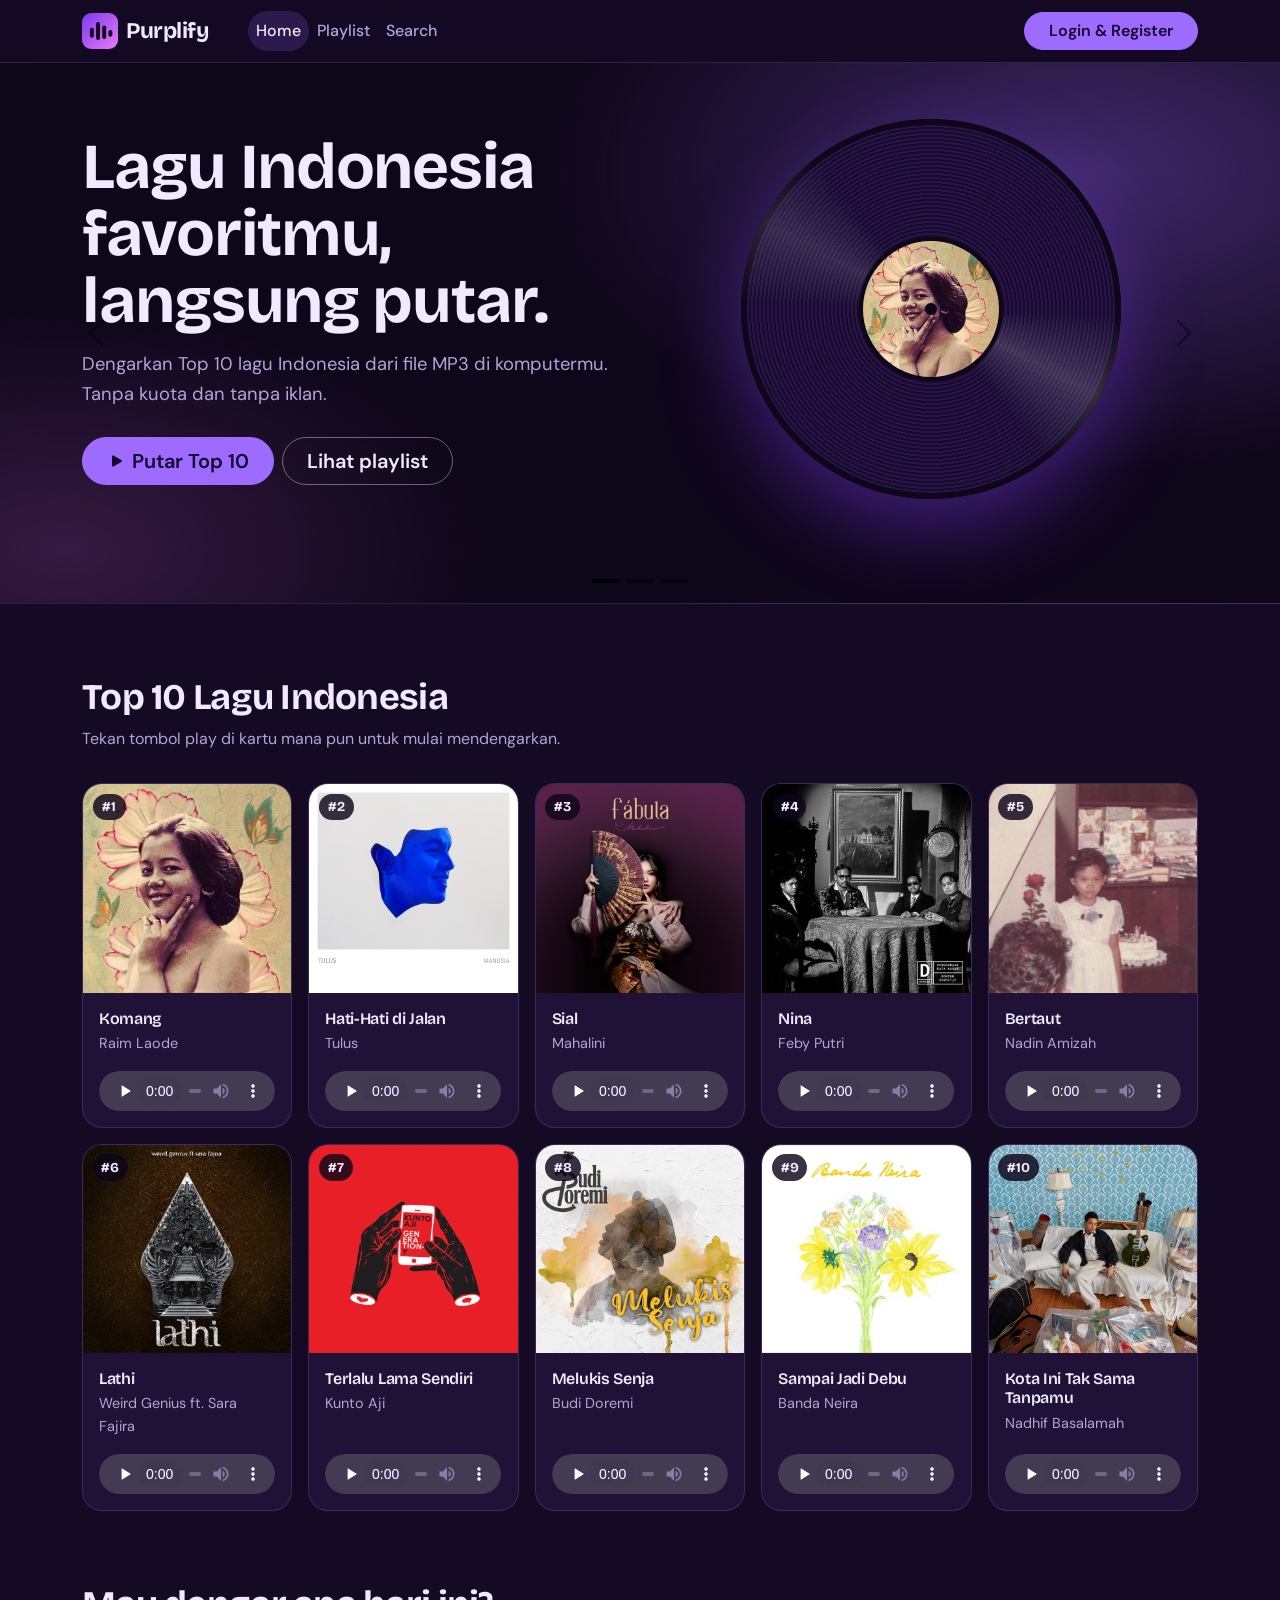
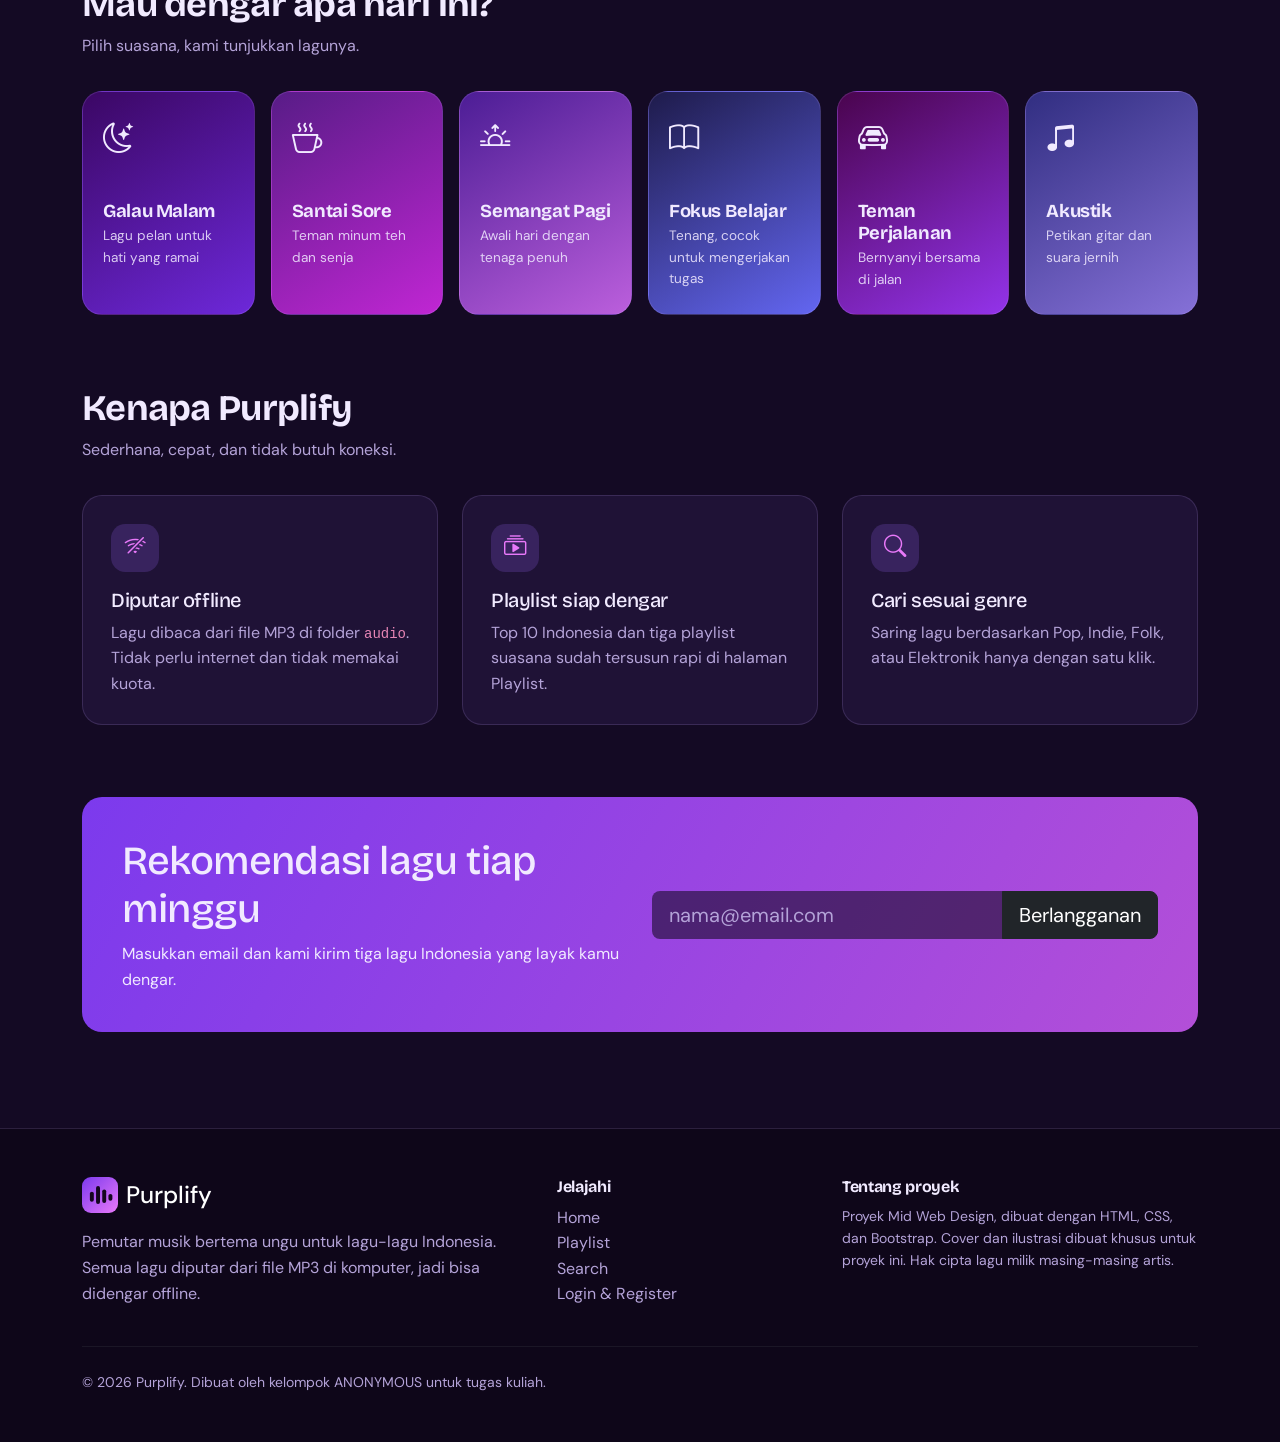
<file: index.html>
<!DOCTYPE html>
<html lang="id" data-bs-theme="dark">
<head>
  <meta charset="UTF-8">
  <meta name="viewport" content="width=device-width, initial-scale=1">
  <title>Home | Purplify</title>
  <meta name="description" content="Purplify, pemutar musik bertema ungu dengan Top 10 lagu Indonesia yang bisa diputar offline.">
  <link rel="icon" href="images/logo.svg" type="image/svg+xml">
  <link rel="stylesheet" href="css/bootstrap.min.css">
  <link rel="stylesheet" href="css/bootstrap-icons.min.css">
  <link rel="stylesheet" href="css/style.css">
</head>
<body>
  <header class="sticky-top">
    <nav class="navbar navbar-expand-lg navbar-purplify" aria-label="Navigasi utama">
      <div class="container">
        <a class="navbar-brand d-flex align-items-center gap-2" href="index.html">
          <img src="images/logo.svg" width="36" height="36" alt="">
          <span>Purplify</span>
        </a>
        <button class="navbar-toggler" type="button" data-bs-toggle="collapse" data-bs-target="#menuUtama"
                aria-controls="menuUtama" aria-expanded="false" aria-label="Buka menu">
          <span class="navbar-toggler-icon"></span>
        </button>
        <div class="collapse navbar-collapse" id="menuUtama">
          <ul class="navbar-nav me-auto mb-3 mb-lg-0 ms-lg-4">
          <li class="nav-item"><a class="nav-link active" aria-current="page" href="index.html">Home</a></li>
          <li class="nav-item"><a class="nav-link" href="playlist.html">Playlist</a></li>
          <li class="nav-item"><a class="nav-link" href="search.html">Search</a></li>
          </ul>
          <a class="btn btn-purple rounded-pill px-4" href="login.html">Login &amp; Register</a>
        </div>
      </div>
    </nav>
  </header>

  <main>

    <!-- ===== 1. HERO (Bootstrap Carousel) ===== -->
    <section class="hero" aria-label="Sorotan Purplify">
      <div id="heroCarousel" class="carousel slide carousel-fade" data-bs-ride="carousel" data-bs-interval="8000">
        <div class="carousel-indicators">
          <button type="button" data-bs-target="#heroCarousel" data-bs-slide-to="0" class="active" aria-current="true" aria-label="Slide 1"></button>
          <button type="button" data-bs-target="#heroCarousel" data-bs-slide-to="1" aria-label="Slide 2"></button>
          <button type="button" data-bs-target="#heroCarousel" data-bs-slide-to="2" aria-label="Slide 3"></button>
        </div>
        <div class="carousel-inner">

          <div class="carousel-item active">
            <div class="container hero-slide">
              <div class="row align-items-center g-5">
                <div class="col-lg-6">
                  <h1 class="hero-title">Lagu Indonesia favoritmu, langsung putar.</h1>
                  <p class="hero-text">Dengarkan Top 10 lagu Indonesia dari file MP3 di komputermu. Tanpa kuota dan tanpa iklan.</p>
                  <div class="d-flex flex-wrap gap-2 justify-content-center justify-content-lg-start">
                    <a class="btn btn-purple btn-lg rounded-pill px-4" href="#top10"><i class="bi bi-play-fill" aria-hidden="true"></i> Putar Top 10</a>
                    <a class="btn btn-ghost btn-lg rounded-pill px-4" href="playlist.html">Lihat playlist</a>
                  </div>
                </div>
                <div class="col-lg-6">
                  <div class="vinyl" role="img" aria-label="Piringan hitam dengan cover lagu Komang">
                    <img src="images/covers/01-komang.jpg" alt="">
                  </div>
                </div>
              </div>
            </div>
          </div>

          <div class="carousel-item">
            <div class="container hero-slide">
              <div class="row align-items-center g-5">
                <div class="col-lg-6">
                  <h2 class="hero-title">Sepuluh lagu yang sedang dinyanyikan semua orang.</h2>
                  <p class="hero-text">Dari Raim Laode sampai Nadhif Basalamah, semuanya ada dalam satu playlist.</p>
                  <a class="btn btn-purple btn-lg rounded-pill px-4" href="playlist.html">Buka playlist</a>
                </div>
                <div class="col-lg-6">
                  <div class="cover-fan">
                    <img src="images/covers/02-hati-hati-di-jalan.jpg" alt="Cover lagu Hati-Hati di Jalan">
                    <img src="images/covers/03-sial.jpg" alt="Cover lagu Sial">
                    <img src="images/covers/06-lathi.jpg" alt="Cover lagu Lathi">
                  </div>
                </div>
              </div>
            </div>
          </div>

          <div class="carousel-item">
            <div class="container hero-slide">
              <div class="row align-items-center g-5">
                <div class="col-lg-6">
                  <h2 class="hero-title">Cari lagu sesuai genre dan suasana hatimu.</h2>
                  <p class="hero-text">Pilih Pop, Indie, Folk, atau Elektronik, lalu daftar lagu langsung menyesuaikan.</p>
                  <a class="btn btn-purple btn-lg rounded-pill px-4" href="search.html">Mulai mencari</a>
                </div>
                <div class="col-lg-6">
                  <div class="cover-grid">
                    <img src="images/covers/04-nina.jpg" alt="Cover lagu Nina">
                    <img src="images/covers/05-bertaut.jpg" alt="Cover lagu Bertaut">
                    <img src="images/covers/08-melukis-senja.jpg" alt="Cover lagu Melukis Senja">
                    <img src="images/covers/09-sampai-jadi-debu.jpg" alt="Cover lagu Sampai Jadi Debu">
                  </div>
                </div>
              </div>
            </div>
          </div>

        </div>
        <button class="carousel-control-prev" type="button" data-bs-target="#heroCarousel" data-bs-slide="prev">
          <span class="carousel-control-prev-icon" aria-hidden="true"></span>
          <span class="visually-hidden">Sebelumnya</span>
        </button>
        <button class="carousel-control-next" type="button" data-bs-target="#heroCarousel" data-bs-slide="next">
          <span class="carousel-control-next-icon" aria-hidden="true"></span>
          <span class="visually-hidden">Berikutnya</span>
        </button>
      </div>
    </section>

    <!-- ===== 2. TOP 10 LAGU INDONESIA ===== -->
    <section id="top10" class="section-space" aria-labelledby="judul-top10">
      <div class="container">
        <h2 id="judul-top10" class="section-title">Top 10 Lagu Indonesia</h2>
        <p class="section-lead">Tekan tombol play di kartu mana pun untuk mulai mendengarkan.</p>
        <div class="row row-cols-2 row-cols-md-3 row-cols-lg-5 g-3">
          <div class="col">
            <article class="card song-card h-100">
              <div class="position-relative">
                <img src="images/covers/01-komang.jpg" class="card-img-top" alt="Cover lagu Komang" width="300" height="300" loading="lazy">
                <span class="rank-badge">#1</span>
              </div>
              <div class="card-body d-flex flex-column">
                <h3 class="card-title h6 mb-1">Komang</h3>
                <p class="card-text mb-3">Raim Laode</p>
                <audio class="mt-auto" controls preload="none" src="audio/01-komang.mp3" aria-label="Putar Komang - Raim Laode">Browser kamu tidak mendukung audio.</audio>
              </div>
            </article>
          </div>
          <div class="col">
            <article class="card song-card h-100">
              <div class="position-relative">
                <img src="images/covers/02-hati-hati-di-jalan.jpg" class="card-img-top" alt="Cover lagu Hati-Hati di Jalan" width="300" height="300" loading="lazy">
                <span class="rank-badge">#2</span>
              </div>
              <div class="card-body d-flex flex-column">
                <h3 class="card-title h6 mb-1">Hati-Hati di Jalan</h3>
                <p class="card-text mb-3">Tulus</p>
                <audio class="mt-auto" controls preload="none" src="audio/02-hati-hati-di-jalan.mp3" aria-label="Putar Hati-Hati di Jalan - Tulus">Browser kamu tidak mendukung audio.</audio>
              </div>
            </article>
          </div>
          <div class="col">
            <article class="card song-card h-100">
              <div class="position-relative">
                <img src="images/covers/03-sial.jpg" class="card-img-top" alt="Cover lagu Sial" width="300" height="300" loading="lazy">
                <span class="rank-badge">#3</span>
              </div>
              <div class="card-body d-flex flex-column">
                <h3 class="card-title h6 mb-1">Sial</h3>
                <p class="card-text mb-3">Mahalini</p>
                <audio class="mt-auto" controls preload="none" src="audio/03-sial.mp3" aria-label="Putar Sial - Mahalini">Browser kamu tidak mendukung audio.</audio>
              </div>
            </article>
          </div>
          <div class="col">
            <article class="card song-card h-100">
              <div class="position-relative">
                <img src="images/covers/04-nina.jpg" class="card-img-top" alt="Cover lagu Nina" width="300" height="300" loading="lazy">
                <span class="rank-badge">#4</span>
              </div>
              <div class="card-body d-flex flex-column">
                <h3 class="card-title h6 mb-1">Nina</h3>
                <p class="card-text mb-3">Feby Putri</p>
                <audio class="mt-auto" controls preload="none" src="audio/04-nina.mp3" aria-label="Putar Nina - Feby Putri">Browser kamu tidak mendukung audio.</audio>
              </div>
            </article>
          </div>
          <div class="col">
            <article class="card song-card h-100">
              <div class="position-relative">
                <img src="images/covers/05-bertaut.jpg" class="card-img-top" alt="Cover lagu Bertaut" width="300" height="300" loading="lazy">
                <span class="rank-badge">#5</span>
              </div>
              <div class="card-body d-flex flex-column">
                <h3 class="card-title h6 mb-1">Bertaut</h3>
                <p class="card-text mb-3">Nadin Amizah</p>
                <audio class="mt-auto" controls preload="none" src="audio/05-bertaut.mp3" aria-label="Putar Bertaut - Nadin Amizah">Browser kamu tidak mendukung audio.</audio>
              </div>
            </article>
          </div>
          <div class="col">
            <article class="card song-card h-100">
              <div class="position-relative">
                <img src="images/covers/06-lathi.jpg" class="card-img-top" alt="Cover lagu Lathi" width="300" height="300" loading="lazy">
                <span class="rank-badge">#6</span>
              </div>
              <div class="card-body d-flex flex-column">
                <h3 class="card-title h6 mb-1">Lathi</h3>
                <p class="card-text mb-3">Weird Genius ft. Sara Fajira</p>
                <audio class="mt-auto" controls preload="none" src="audio/06-lathi.mp3" aria-label="Putar Lathi - Weird Genius ft. Sara Fajira">Browser kamu tidak mendukung audio.</audio>
              </div>
            </article>
          </div>
          <div class="col">
            <article class="card song-card h-100">
              <div class="position-relative">
                <img src="images/covers/07-terlalu-lama-sendiri.jpg" class="card-img-top" alt="Cover lagu Terlalu Lama Sendiri" width="300" height="300" loading="lazy">
                <span class="rank-badge">#7</span>
              </div>
              <div class="card-body d-flex flex-column">
                <h3 class="card-title h6 mb-1">Terlalu Lama Sendiri</h3>
                <p class="card-text mb-3">Kunto Aji</p>
                <audio class="mt-auto" controls preload="none" src="audio/07-terlalu-lama-sendiri.mp3" aria-label="Putar Terlalu Lama Sendiri - Kunto Aji">Browser kamu tidak mendukung audio.</audio>
              </div>
            </article>
          </div>
          <div class="col">
            <article class="card song-card h-100">
              <div class="position-relative">
                <img src="images/covers/08-melukis-senja.jpg" class="card-img-top" alt="Cover lagu Melukis Senja" width="300" height="300" loading="lazy">
                <span class="rank-badge">#8</span>
              </div>
              <div class="card-body d-flex flex-column">
                <h3 class="card-title h6 mb-1">Melukis Senja</h3>
                <p class="card-text mb-3">Budi Doremi</p>
                <audio class="mt-auto" controls preload="none" src="audio/08-melukis-senja.mp3" aria-label="Putar Melukis Senja - Budi Doremi">Browser kamu tidak mendukung audio.</audio>
              </div>
            </article>
          </div>
          <div class="col">
            <article class="card song-card h-100">
              <div class="position-relative">
                <img src="images/covers/09-sampai-jadi-debu.jpg" class="card-img-top" alt="Cover lagu Sampai Jadi Debu" width="300" height="300" loading="lazy">
                <span class="rank-badge">#9</span>
              </div>
              <div class="card-body d-flex flex-column">
                <h3 class="card-title h6 mb-1">Sampai Jadi Debu</h3>
                <p class="card-text mb-3">Banda Neira</p>
                <audio class="mt-auto" controls preload="none" src="audio/09-sampai-jadi-debu.mp3" aria-label="Putar Sampai Jadi Debu - Banda Neira">Browser kamu tidak mendukung audio.</audio>
              </div>
            </article>
          </div>
          <div class="col">
            <article class="card song-card h-100">
              <div class="position-relative">
                <img src="images/covers/10-kota-ini-tak-sama-tanpamu.jpg" class="card-img-top" alt="Cover lagu Kota Ini Tak Sama Tanpamu" width="300" height="300" loading="lazy">
                <span class="rank-badge">#10</span>
              </div>
              <div class="card-body d-flex flex-column">
                <h3 class="card-title h6 mb-1">Kota Ini Tak Sama Tanpamu</h3>
                <p class="card-text mb-3">Nadhif Basalamah</p>
                <audio class="mt-auto" controls preload="none" src="audio/10-kota-ini-tak-sama-tanpamu.mp3" aria-label="Putar Kota Ini Tak Sama Tanpamu - Nadhif Basalamah">Browser kamu tidak mendukung audio.</audio>
              </div>
            </article>
          </div>
        </div>
      </div>
    </section>

    <!-- ===== 3. PILIH SUASANA ===== -->
    <section class="section-space pt-0" aria-labelledby="judul-suasana">
      <div class="container">
        <h2 id="judul-suasana" class="section-title">Mau dengar apa hari ini?</h2>
        <p class="section-lead">Pilih suasana, kami tunjukkan lagunya.</p>
        <div class="row row-cols-2 row-cols-md-3 row-cols-lg-6 g-3">
          <div class="col">
            <a class="mood-tile mood-1" href="search.html">
              <i class="bi bi-moon-stars" aria-hidden="true"></i>
              <h3>Galau Malam</h3>
              <p>Lagu pelan untuk hati yang ramai</p>
            </a>
          </div>
          <div class="col">
            <a class="mood-tile mood-2" href="search.html">
              <i class="bi bi-cup-hot" aria-hidden="true"></i>
              <h3>Santai Sore</h3>
              <p>Teman minum teh dan senja</p>
            </a>
          </div>
          <div class="col">
            <a class="mood-tile mood-3" href="search.html">
              <i class="bi bi-sunrise" aria-hidden="true"></i>
              <h3>Semangat Pagi</h3>
              <p>Awali hari dengan tenaga penuh</p>
            </a>
          </div>
          <div class="col">
            <a class="mood-tile mood-4" href="search.html">
              <i class="bi bi-book" aria-hidden="true"></i>
              <h3>Fokus Belajar</h3>
              <p>Tenang, cocok untuk mengerjakan tugas</p>
            </a>
          </div>
          <div class="col">
            <a class="mood-tile mood-5" href="search.html">
              <i class="bi bi-car-front" aria-hidden="true"></i>
              <h3>Teman Perjalanan</h3>
              <p>Bernyanyi bersama di jalan</p>
            </a>
          </div>
          <div class="col">
            <a class="mood-tile mood-6" href="search.html">
              <i class="bi bi-music-note-beamed" aria-hidden="true"></i>
              <h3>Akustik</h3>
              <p>Petikan gitar dan suara jernih</p>
            </a>
          </div>
        </div>
      </div>
    </section>

    <!-- ===== 4. FITUR ===== -->
    <section class="section-space pt-0" aria-labelledby="judul-fitur">
      <div class="container">
        <h2 id="judul-fitur" class="section-title">Kenapa Purplify</h2>
        <p class="section-lead">Sederhana, cepat, dan tidak butuh koneksi.</p>
        <div class="row g-4">
          <div class="col-md-4">
            <article class="feature-card">
              <span class="feature-icon"><i class="bi bi-wifi-off" aria-hidden="true"></i></span>
              <h3 class="h5">Diputar offline</h3>
              <p class="mb-0 text-secondary">Lagu dibaca dari file MP3 di folder <code>audio</code>. Tidak perlu internet dan tidak memakai kuota.</p>
            </article>
          </div>
          <div class="col-md-4">
            <article class="feature-card">
              <span class="feature-icon"><i class="bi bi-collection-play" aria-hidden="true"></i></span>
              <h3 class="h5">Playlist siap dengar</h3>
              <p class="mb-0 text-secondary">Top 10 Indonesia dan tiga playlist suasana sudah tersusun rapi di halaman Playlist.</p>
            </article>
          </div>
          <div class="col-md-4">
            <article class="feature-card">
              <span class="feature-icon"><i class="bi bi-search" aria-hidden="true"></i></span>
              <h3 class="h5">Cari sesuai genre</h3>
              <p class="mb-0 text-secondary">Saring lagu berdasarkan Pop, Indie, Folk, atau Elektronik hanya dengan satu klik.</p>
            </article>
          </div>
        </div>
      </div>
    </section>

    <!-- ===== 5. NEWSLETTER (FORM) ===== -->
    <section class="section-space pt-0" aria-labelledby="judul-newsletter">
      <div class="container">
        <div class="newsletter">
          <div class="row align-items-center g-4">
            <div class="col-lg-6">
              <h2 id="judul-newsletter" class="h1">Rekomendasi lagu tiap minggu</h2>
              <p class="mb-0">Masukkan email dan kami kirim tiga lagu Indonesia yang layak kamu dengar.</p>
            </div>
            <div class="col-lg-6">
              <form action="#" method="post">
                <label for="emailNewsletter" class="visually-hidden">Alamat email</label>
                <div class="input-group input-group-lg">
                  <input type="email" class="form-control" id="emailNewsletter" name="email" placeholder="nama@email.com" required>
                  <button class="btn btn-dark" type="submit">Berlangganan</button>
                </div>
              </form>
            </div>
          </div>
        </div>
      </div>
    </section>
  </main>

  <footer class="site-footer py-5 mt-4">
    <div class="container">
      <div class="row g-4">
        <div class="col-lg-5">
          <a class="d-flex align-items-center gap-2 mb-3 text-decoration-none" href="index.html">
            <img src="images/logo.svg" width="36" height="36" alt="">
            <span class="h4 mb-0 text-white">Purplify</span>
          </a>
          <p>Pemutar musik bertema ungu untuk lagu-lagu Indonesia. Semua lagu diputar dari file MP3 di komputer, jadi bisa didengar offline.</p>
        </div>
        <div class="col-6 col-lg-3">
          <h2>Jelajahi</h2>
          <ul class="list-unstyled mb-0">
            <li><a href="index.html">Home</a></li>
            <li><a href="playlist.html">Playlist</a></li>
            <li><a href="search.html">Search</a></li>
            <li><a href="login.html">Login &amp; Register</a></li>
          </ul>
        </div>
        <div class="col-6 col-lg-4">
          <h2>Tentang proyek</h2>
          <p class="small">Proyek Mid Web Design, dibuat dengan HTML, CSS, dan Bootstrap. Cover dan ilustrasi dibuat khusus untuk proyek ini. Hak cipta lagu milik masing-masing artis.</p>
        </div>
      </div>
      <hr class="border-secondary-subtle my-4">
      <p class="small mb-0">&copy; 2026 Purplify. Dibuat oleh kelompok ANONYMOUS untuk tugas kuliah.</p>
    </div>
  </footer>

  <script src="js/bootstrap.bundle.min.js"></script>
</body>
</html>
</file>
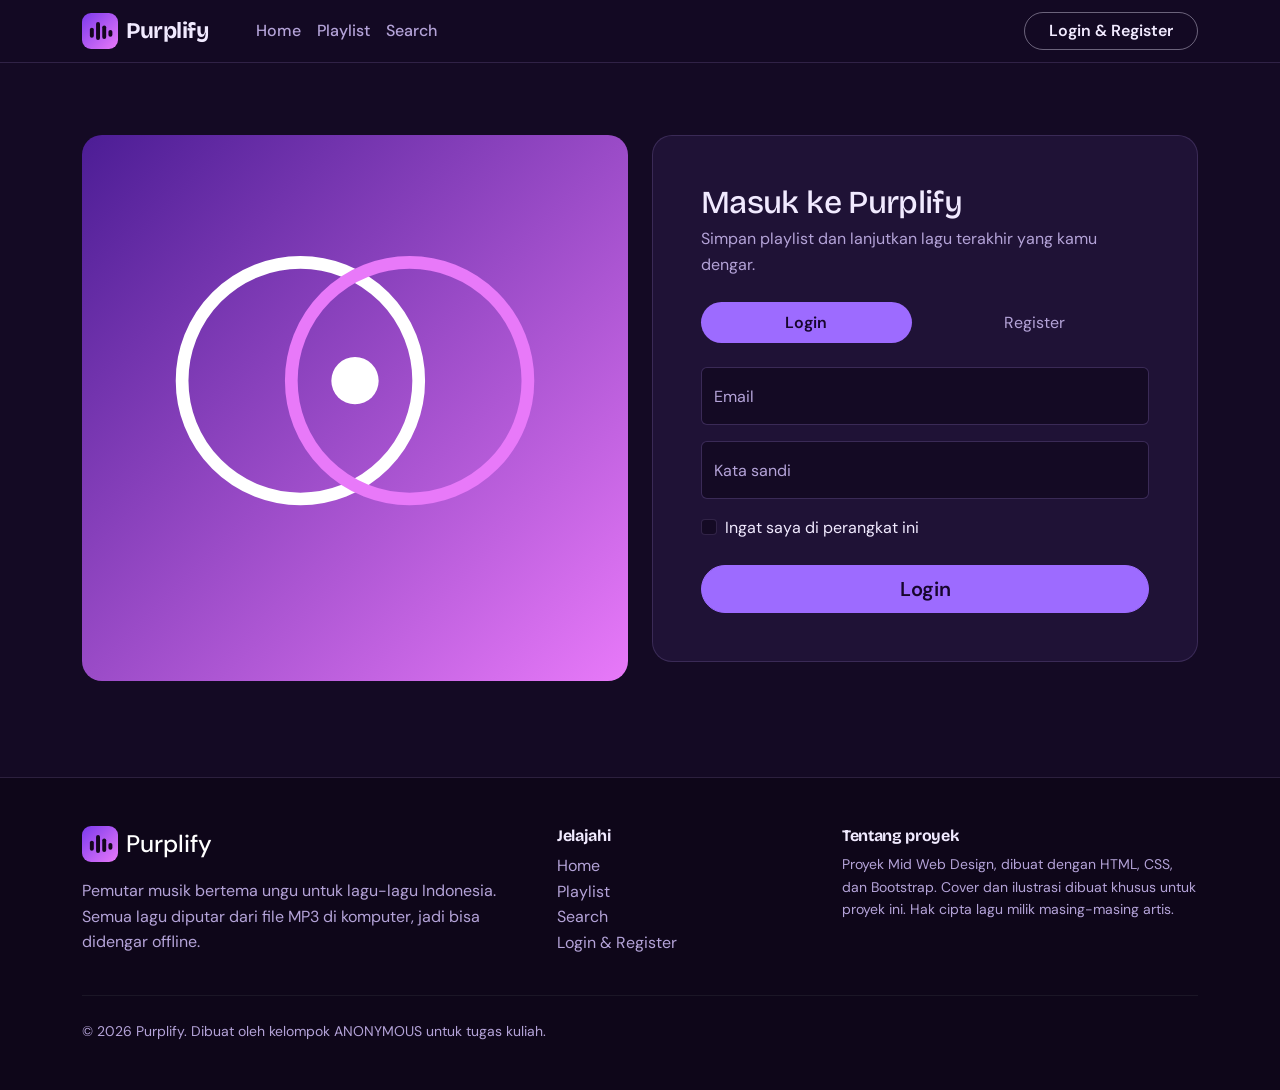
<file: login.html>
<!DOCTYPE html>
<html lang="id" data-bs-theme="dark">
<head>
  <meta charset="UTF-8">
  <meta name="viewport" content="width=device-width, initial-scale=1">
  <title>Login &amp; Register | Purplify</title>
  <meta name="description" content="Masuk atau buat akun Purplify.">
  <link rel="icon" href="images/logo.svg" type="image/svg+xml">
  <link rel="stylesheet" href="css/bootstrap.min.css">
  <link rel="stylesheet" href="css/bootstrap-icons.min.css">
  <link rel="stylesheet" href="css/style.css">
</head>
<body>
  <header class="sticky-top">
    <nav class="navbar navbar-expand-lg navbar-purplify" aria-label="Navigasi utama">
      <div class="container">
        <a class="navbar-brand d-flex align-items-center gap-2" href="index.html">
          <img src="images/logo.svg" width="36" height="36" alt="">
          <span>Purplify</span>
        </a>
        <button class="navbar-toggler" type="button" data-bs-toggle="collapse" data-bs-target="#menuUtama"
                aria-controls="menuUtama" aria-expanded="false" aria-label="Buka menu">
          <span class="navbar-toggler-icon"></span>
        </button>
        <div class="collapse navbar-collapse" id="menuUtama">
          <ul class="navbar-nav me-auto mb-3 mb-lg-0 ms-lg-4">
          <li class="nav-item"><a class="nav-link" href="index.html">Home</a></li>
          <li class="nav-item"><a class="nav-link" href="playlist.html">Playlist</a></li>
          <li class="nav-item"><a class="nav-link" href="search.html">Search</a></li>
          </ul>
          <a class="btn btn-ghost rounded-pill px-4" href="login.html">Login &amp; Register</a>
        </div>
      </div>
    </nav>
  </header>

  <main>

    <section class="section-space" aria-labelledby="judul-auth">
      <div class="container">
        <div class="row g-4 align-items-stretch">
          <div class="col-lg-6 d-none d-lg-block">
            <img class="auth-art" src="images/auth-art.svg" alt="Ilustrasi dua lingkaran ungu yang saling bertaut">
          </div>
          <div class="col-lg-6">
            <div class="auth-card p-4 p-md-5">
              <h1 id="judul-auth" class="h2 mb-1">Masuk ke Purplify</h1>
              <p class="text-secondary mb-4">Simpan playlist dan lanjutkan lagu terakhir yang kamu dengar.</p>

              <ul class="nav nav-pills nav-fill mb-4 gap-2" id="tabAuth" role="tablist">
                <li class="nav-item" role="presentation">
                  <button class="nav-link active" id="tab-login" data-bs-toggle="pill" data-bs-target="#pane-login" type="button" role="tab" aria-controls="pane-login" aria-selected="true">Login</button>
                </li>
                <li class="nav-item" role="presentation">
                  <button class="nav-link" id="tab-register" data-bs-toggle="pill" data-bs-target="#pane-register" type="button" role="tab" aria-controls="pane-register" aria-selected="false">Register</button>
                </li>
              </ul>

              <div class="tab-content">
                <!-- FORM LOGIN -->
                <div class="tab-pane fade show active" id="pane-login" role="tabpanel" aria-labelledby="tab-login" tabindex="0">
                  <form action="D:\UNKLAB\Semester 3\Web Design\purplify\index.html" method="post">
                    <div class="form-floating mb-3">
                      <input type="email" class="form-control" id="loginEmail" name="email" placeholder="nama@email.com" required>
                      <label for="loginEmail">Email</label>
                    </div>
                    <div class="form-floating mb-3">
                      <input type="password" class="form-control" id="loginPassword" name="password" placeholder="Kata sandi" required>
                      <label for="loginPassword">Kata sandi</label>
                    </div>
                    <div class="form-check mb-4">
                      <input class="form-check-input" type="checkbox" id="ingatSaya" name="ingat">
                      <label class="form-check-label" for="ingatSaya">Ingat saya di perangkat ini</label>
                    </div>
                    <button type="submit" class="btn btn-purple btn-lg w-100 rounded-pill">Login</button>
                  </form>
                </div>

                <!-- FORM REGISTER -->
                <div class="tab-pane fade" id="pane-register" role="tabpanel" aria-labelledby="tab-register" tabindex="0">
                  <form action="#" method="post">
                    <div class="form-floating mb-3">
                      <input type="text" class="form-control" id="regNama" name="nama" placeholder="Nama lengkap" required>
                      <label for="regNama">Nama lengkap</label>
                    </div>
                    <div class="form-floating mb-3">
                      <input type="email" class="form-control" id="regEmail" name="email" placeholder="nama@email.com" required>
                      <label for="regEmail">Email</label>
                    </div>
                    <div class="row g-3 mb-3">
                      <div class="col-sm-6">
                        <div class="form-floating">
                          <input type="password" class="form-control" id="regPassword" name="password" placeholder="Kata sandi" minlength="8" required>
                          <label for="regPassword">Kata sandi</label>
                        </div>
                      </div>
                      <div class="col-sm-6">
                        <div class="form-floating">
                          <input type="password" class="form-control" id="regKonfirmasi" name="konfirmasi" placeholder="Ulangi kata sandi" minlength="8" required>
                          <label for="regKonfirmasi">Ulangi kata sandi</label>
                        </div>
                      </div>
                    </div>
                    <div class="form-floating mb-3">
                      <select class="form-select" id="regGenre" name="genre">
                        <option value="pop" selected>Pop</option>
                        <option value="indie">Indie</option>
                        <option value="folk">Folk</option>
                        <option value="elektronik">Elektronik</option>
                      </select>
                      <label for="regGenre">Genre favorit</label>
                    </div>
                    <div class="form-check mb-4">
                      <input class="form-check-input" type="checkbox" id="setuju" name="setuju" required>
                      <label class="form-check-label" for="setuju">Saya setuju dengan syarat dan ketentuan Purplify</label>
                    </div>
                    <button type="submit" class="btn btn-purple btn-lg w-100 rounded-pill">Buat akun</button>
                  </form>
                </div>
              </div>
            </div>
          </div>
        </div>
      </div>
    </section>
  </main>

  <footer class="site-footer py-5 mt-4">
    <div class="container">
      <div class="row g-4">
        <div class="col-lg-5">
          <a class="d-flex align-items-center gap-2 mb-3 text-decoration-none" href="index.html">
            <img src="images/logo.svg" width="36" height="36" alt="">
            <span class="h4 mb-0 text-white">Purplify</span>
          </a>
          <p>Pemutar musik bertema ungu untuk lagu-lagu Indonesia. Semua lagu diputar dari file MP3 di komputer, jadi bisa didengar offline.</p>
        </div>
        <div class="col-6 col-lg-3">
          <h2>Jelajahi</h2>
          <ul class="list-unstyled mb-0">
            <li><a href="index.html">Home</a></li>
            <li><a href="playlist.html">Playlist</a></li>
            <li><a href="search.html">Search</a></li>
            <li><a href="login.html">Login &amp; Register</a></li>
          </ul>
        </div>
        <div class="col-6 col-lg-4">
          <h2>Tentang proyek</h2>
          <p class="small">Proyek Mid Web Design, dibuat dengan HTML, CSS, dan Bootstrap. Cover dan ilustrasi dibuat khusus untuk proyek ini. Hak cipta lagu milik masing-masing artis.</p>
        </div>
      </div>
      <hr class="border-secondary-subtle my-4">
      <p class="small mb-0">&copy; 2026 Purplify. Dibuat oleh kelompok ANONYMOUS untuk tugas kuliah.</p>
    </div>
  </footer>

  <script src="js/bootstrap.bundle.min.js"></script>
</body>
</html>
</file>
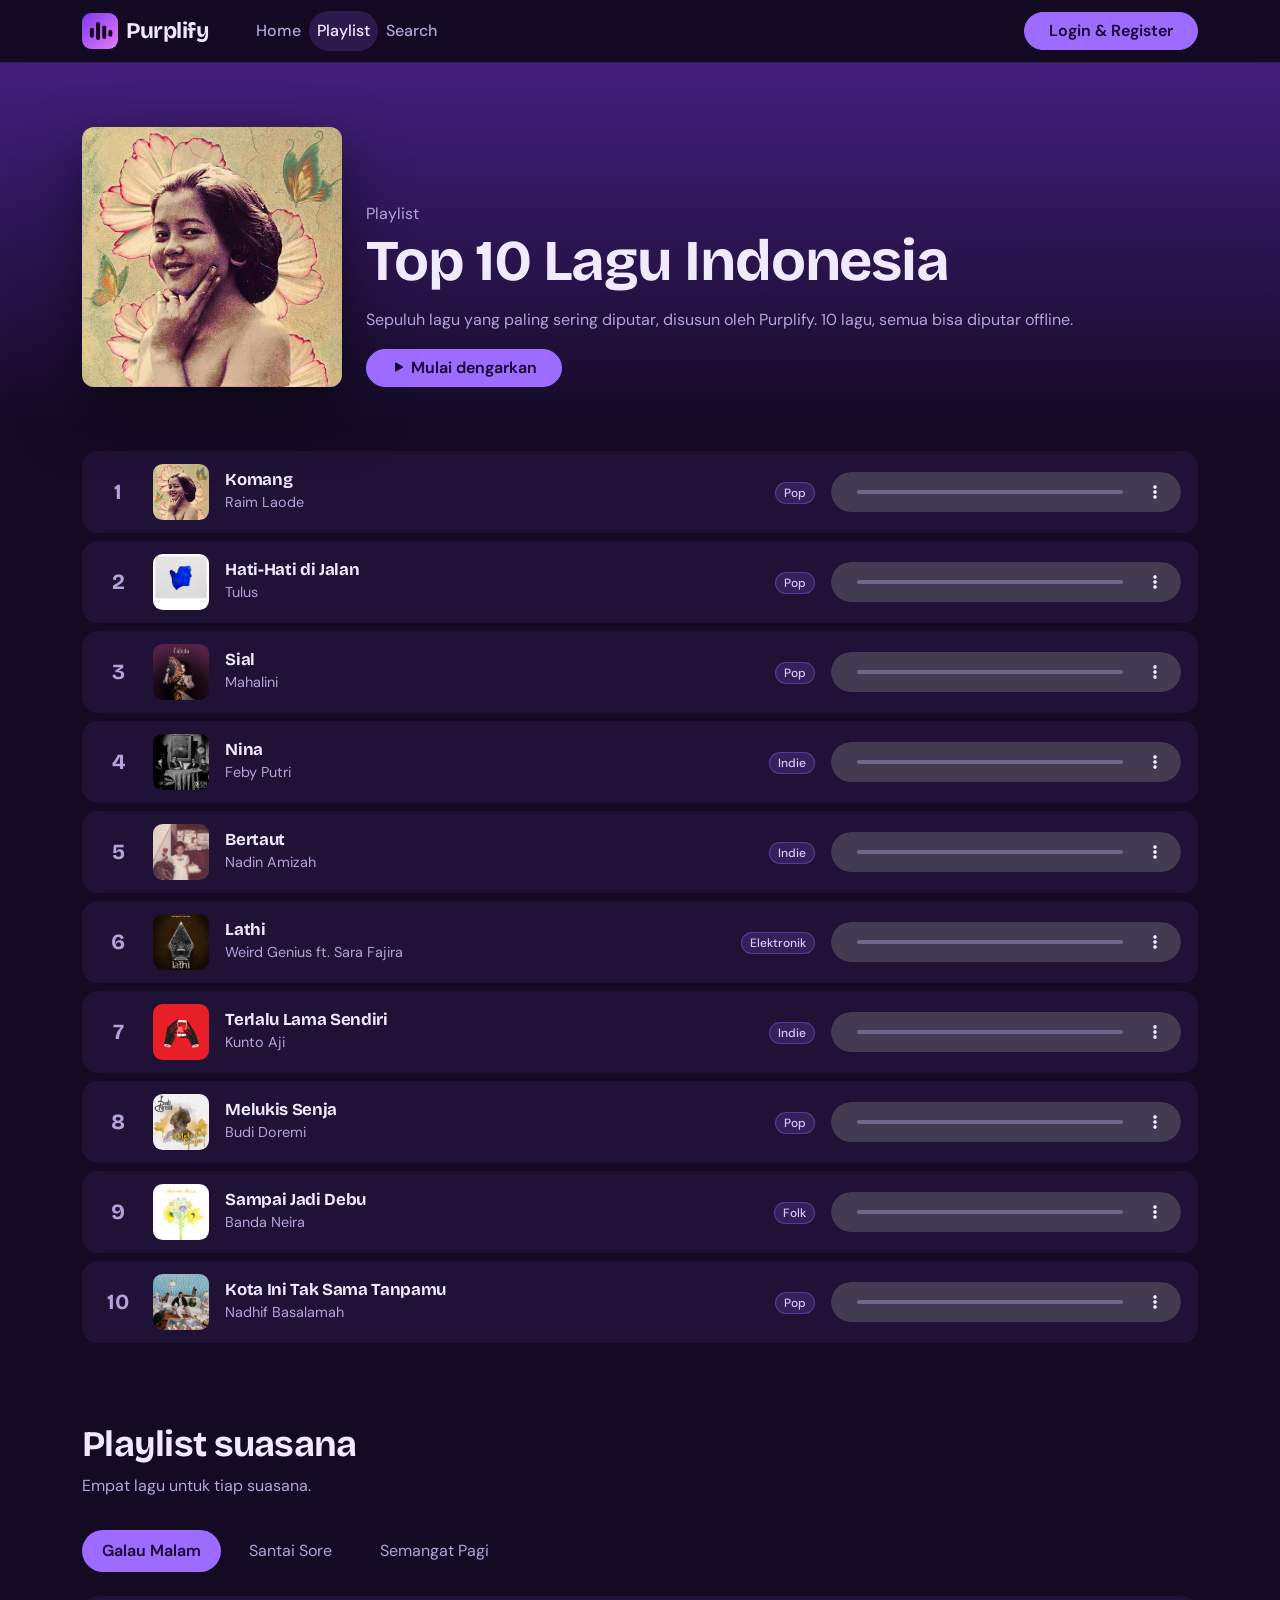
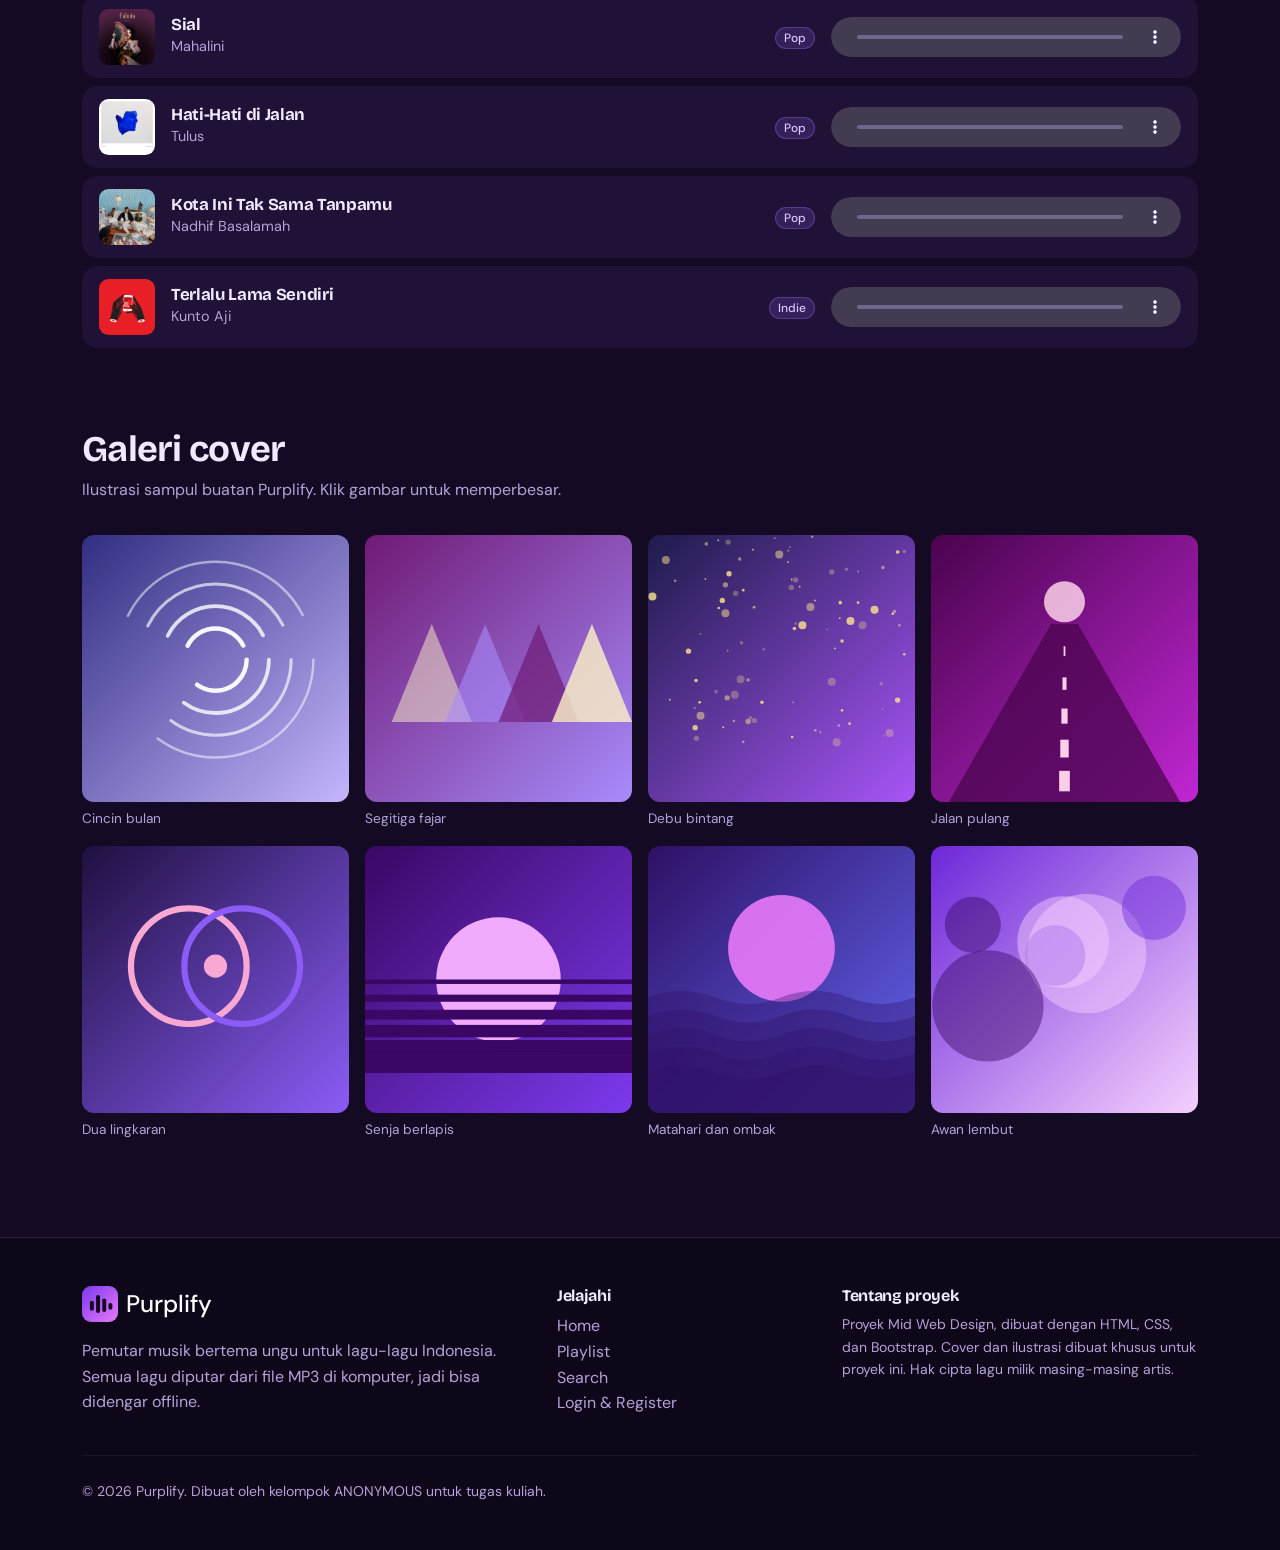
<file: playlist.html>
<!DOCTYPE html>
<html lang="id" data-bs-theme="dark">
<head>
  <meta charset="UTF-8">
  <meta name="viewport" content="width=device-width, initial-scale=1">
  <title>Playlist | Purplify</title>
  <meta name="description" content="Playlist Top 10 lagu Indonesia dan playlist suasana di Purplify.">
  <link rel="icon" href="images/logo.svg" type="image/svg+xml">
  <link rel="stylesheet" href="css/bootstrap.min.css">
  <link rel="stylesheet" href="css/bootstrap-icons.min.css">
  <link rel="stylesheet" href="css/style.css">
</head>
<body>
  <header class="sticky-top">
    <nav class="navbar navbar-expand-lg navbar-purplify" aria-label="Navigasi utama">
      <div class="container">
        <a class="navbar-brand d-flex align-items-center gap-2" href="index.html">
          <img src="images/logo.svg" width="36" height="36" alt="">
          <span>Purplify</span>
        </a>
        <button class="navbar-toggler" type="button" data-bs-toggle="collapse" data-bs-target="#menuUtama"
                aria-controls="menuUtama" aria-expanded="false" aria-label="Buka menu">
          <span class="navbar-toggler-icon"></span>
        </button>
        <div class="collapse navbar-collapse" id="menuUtama">
          <ul class="navbar-nav me-auto mb-3 mb-lg-0 ms-lg-4">
          <li class="nav-item"><a class="nav-link" href="index.html">Home</a></li>
          <li class="nav-item"><a class="nav-link active" aria-current="page" href="playlist.html">Playlist</a></li>
          <li class="nav-item"><a class="nav-link" href="search.html">Search</a></li>
          </ul>
          <a class="btn btn-purple rounded-pill px-4" href="login.html">Login &amp; Register</a>
        </div>
      </div>
    </nav>
  </header>

  <main>

    <!-- ===== HEADER PLAYLIST ===== -->
    <section class="playlist-head" aria-labelledby="judul-playlist">
      <div class="container">
        <div class="row align-items-end g-4">
          <div class="col-md-auto">
            <img class="playlist-cover" src="images/covers/01-komang.jpg" alt="Sampul playlist Top 10 Lagu Indonesia">
          </div>
          <div class="col-md">
            <p class="mb-1 text-secondary">Playlist</p>
            <h1 id="judul-playlist" class="page-title mb-3">Top 10 Lagu Indonesia</h1>
            <p class="text-secondary mb-3">Sepuluh lagu yang paling sering diputar, disusun oleh Purplify. 10 lagu, semua bisa diputar offline.</p>
            <a class="btn btn-purple rounded-pill px-4" href="#daftar-lagu"><i class="bi bi-play-fill" aria-hidden="true"></i> Mulai dengarkan</a>
          </div>
        </div>
      </div>
    </section>

    <!-- ===== DAFTAR LAGU ===== -->
    <section id="daftar-lagu" class="section-space pt-4" aria-labelledby="judul-daftar">
      <div class="container">
        <h2 id="judul-daftar" class="visually-hidden">Daftar lagu</h2>
        <article class="track mb-2" data-genre="pop">
          <div class="row align-items-center g-3">
            <div class="col-auto"><span class="track-rank">1</span></div>
            <div class="col-auto"><img class="track-cover" src="images/covers/01-komang.jpg" alt="Cover lagu Komang" width="56" height="56" loading="lazy"></div>
            <div class="col">
              <h3 class="track-title">Komang</h3>
              <p class="track-artist">Raim Laode</p>
            </div>
            <div class="col-auto d-none d-md-block"><span class="badge rounded-pill badge-genre">Pop</span></div>
            <div class="col-12 col-md-5 col-lg-4">
              <audio controls preload="none" src="audio/01-komang.mp3" aria-label="Putar Komang - Raim Laode">Browser kamu tidak mendukung audio.</audio>
            </div>
          </div>
        </article>
        <article class="track mb-2" data-genre="pop">
          <div class="row align-items-center g-3">
            <div class="col-auto"><span class="track-rank">2</span></div>
            <div class="col-auto"><img class="track-cover" src="images/covers/02-hati-hati-di-jalan.jpg" alt="Cover lagu Hati-Hati di Jalan" width="56" height="56" loading="lazy"></div>
            <div class="col">
              <h3 class="track-title">Hati-Hati di Jalan</h3>
              <p class="track-artist">Tulus</p>
            </div>
            <div class="col-auto d-none d-md-block"><span class="badge rounded-pill badge-genre">Pop</span></div>
            <div class="col-12 col-md-5 col-lg-4">
              <audio controls preload="none" src="audio/02-hati-hati-di-jalan.mp3" aria-label="Putar Hati-Hati di Jalan - Tulus">Browser kamu tidak mendukung audio.</audio>
            </div>
          </div>
        </article>
        <article class="track mb-2" data-genre="pop">
          <div class="row align-items-center g-3">
            <div class="col-auto"><span class="track-rank">3</span></div>
            <div class="col-auto"><img class="track-cover" src="images/covers/03-sial.jpg" alt="Cover lagu Sial" width="56" height="56" loading="lazy"></div>
            <div class="col">
              <h3 class="track-title">Sial</h3>
              <p class="track-artist">Mahalini</p>
            </div>
            <div class="col-auto d-none d-md-block"><span class="badge rounded-pill badge-genre">Pop</span></div>
            <div class="col-12 col-md-5 col-lg-4">
              <audio controls preload="none" src="audio/03-sial.mp3" aria-label="Putar Sial - Mahalini">Browser kamu tidak mendukung audio.</audio>
            </div>
          </div>
        </article>
        <article class="track mb-2" data-genre="indie">
          <div class="row align-items-center g-3">
            <div class="col-auto"><span class="track-rank">4</span></div>
            <div class="col-auto"><img class="track-cover" src="images/covers/04-nina.jpg" alt="Cover lagu Nina" width="56" height="56" loading="lazy"></div>
            <div class="col">
              <h3 class="track-title">Nina</h3>
              <p class="track-artist">Feby Putri</p>
            </div>
            <div class="col-auto d-none d-md-block"><span class="badge rounded-pill badge-genre">Indie</span></div>
            <div class="col-12 col-md-5 col-lg-4">
              <audio controls preload="none" src="audio/04-nina.mp3" aria-label="Putar Nina - Feby Putri">Browser kamu tidak mendukung audio.</audio>
            </div>
          </div>
        </article>
        <article class="track mb-2" data-genre="indie">
          <div class="row align-items-center g-3">
            <div class="col-auto"><span class="track-rank">5</span></div>
            <div class="col-auto"><img class="track-cover" src="images/covers/05-bertaut.jpg" alt="Cover lagu Bertaut" width="56" height="56" loading="lazy"></div>
            <div class="col">
              <h3 class="track-title">Bertaut</h3>
              <p class="track-artist">Nadin Amizah</p>
            </div>
            <div class="col-auto d-none d-md-block"><span class="badge rounded-pill badge-genre">Indie</span></div>
            <div class="col-12 col-md-5 col-lg-4">
              <audio controls preload="none" src="audio/05-bertaut.mp3" aria-label="Putar Bertaut - Nadin Amizah">Browser kamu tidak mendukung audio.</audio>
            </div>
          </div>
        </article>
        <article class="track mb-2" data-genre="elektronik">
          <div class="row align-items-center g-3">
            <div class="col-auto"><span class="track-rank">6</span></div>
            <div class="col-auto"><img class="track-cover" src="images/covers/06-lathi.jpg" alt="Cover lagu Lathi" width="56" height="56" loading="lazy"></div>
            <div class="col">
              <h3 class="track-title">Lathi</h3>
              <p class="track-artist">Weird Genius ft. Sara Fajira</p>
            </div>
            <div class="col-auto d-none d-md-block"><span class="badge rounded-pill badge-genre">Elektronik</span></div>
            <div class="col-12 col-md-5 col-lg-4">
              <audio controls preload="none" src="audio/06-lathi.mp3" aria-label="Putar Lathi - Weird Genius ft. Sara Fajira">Browser kamu tidak mendukung audio.</audio>
            </div>
          </div>
        </article>
        <article class="track mb-2" data-genre="indie">
          <div class="row align-items-center g-3">
            <div class="col-auto"><span class="track-rank">7</span></div>
            <div class="col-auto"><img class="track-cover" src="images/covers/07-terlalu-lama-sendiri.jpg" alt="Cover lagu Terlalu Lama Sendiri" width="56" height="56" loading="lazy"></div>
            <div class="col">
              <h3 class="track-title">Terlalu Lama Sendiri</h3>
              <p class="track-artist">Kunto Aji</p>
            </div>
            <div class="col-auto d-none d-md-block"><span class="badge rounded-pill badge-genre">Indie</span></div>
            <div class="col-12 col-md-5 col-lg-4">
              <audio controls preload="none" src="audio/07-terlalu-lama-sendiri.mp3" aria-label="Putar Terlalu Lama Sendiri - Kunto Aji">Browser kamu tidak mendukung audio.</audio>
            </div>
          </div>
        </article>
        <article class="track mb-2" data-genre="pop">
          <div class="row align-items-center g-3">
            <div class="col-auto"><span class="track-rank">8</span></div>
            <div class="col-auto"><img class="track-cover" src="images/covers/08-melukis-senja.jpg" alt="Cover lagu Melukis Senja" width="56" height="56" loading="lazy"></div>
            <div class="col">
              <h3 class="track-title">Melukis Senja</h3>
              <p class="track-artist">Budi Doremi</p>
            </div>
            <div class="col-auto d-none d-md-block"><span class="badge rounded-pill badge-genre">Pop</span></div>
            <div class="col-12 col-md-5 col-lg-4">
              <audio controls preload="none" src="audio/08-melukis-senja.mp3" aria-label="Putar Melukis Senja - Budi Doremi">Browser kamu tidak mendukung audio.</audio>
            </div>
          </div>
        </article>
        <article class="track mb-2" data-genre="folk">
          <div class="row align-items-center g-3">
            <div class="col-auto"><span class="track-rank">9</span></div>
            <div class="col-auto"><img class="track-cover" src="images/covers/09-sampai-jadi-debu.jpg" alt="Cover lagu Sampai Jadi Debu" width="56" height="56" loading="lazy"></div>
            <div class="col">
              <h3 class="track-title">Sampai Jadi Debu</h3>
              <p class="track-artist">Banda Neira</p>
            </div>
            <div class="col-auto d-none d-md-block"><span class="badge rounded-pill badge-genre">Folk</span></div>
            <div class="col-12 col-md-5 col-lg-4">
              <audio controls preload="none" src="audio/09-sampai-jadi-debu.mp3" aria-label="Putar Sampai Jadi Debu - Banda Neira">Browser kamu tidak mendukung audio.</audio>
            </div>
          </div>
        </article>
        <article class="track mb-2" data-genre="pop">
          <div class="row align-items-center g-3">
            <div class="col-auto"><span class="track-rank">10</span></div>
            <div class="col-auto"><img class="track-cover" src="images/covers/10-kota-ini-tak-sama-tanpamu.jpg" alt="Cover lagu Kota Ini Tak Sama Tanpamu" width="56" height="56" loading="lazy"></div>
            <div class="col">
              <h3 class="track-title">Kota Ini Tak Sama Tanpamu</h3>
              <p class="track-artist">Nadhif Basalamah</p>
            </div>
            <div class="col-auto d-none d-md-block"><span class="badge rounded-pill badge-genre">Pop</span></div>
            <div class="col-12 col-md-5 col-lg-4">
              <audio controls preload="none" src="audio/10-kota-ini-tak-sama-tanpamu.mp3" aria-label="Putar Kota Ini Tak Sama Tanpamu - Nadhif Basalamah">Browser kamu tidak mendukung audio.</audio>
            </div>
          </div>
        </article>
      </div>
    </section>

    <!-- ===== PLAYLIST SUASANA (Bootstrap Tabs) ===== -->
    <section class="section-space pt-0" aria-labelledby="judul-suasana">
      <div class="container">
        <h2 id="judul-suasana" class="section-title">Playlist suasana</h2>
        <p class="section-lead">Empat lagu untuk tiap suasana.</p>
        <ul class="nav nav-pills mb-4 gap-2" id="tabSuasana" role="tablist">
          <li class="nav-item" role="presentation">
            <button class="nav-link active" id="tab-galau" data-bs-toggle="pill" data-bs-target="#pane-galau"
                    type="button" role="tab" aria-controls="pane-galau" aria-selected="true">Galau Malam</button>
          </li>
          <li class="nav-item" role="presentation">
            <button class="nav-link" id="tab-santai" data-bs-toggle="pill" data-bs-target="#pane-santai"
                    type="button" role="tab" aria-controls="pane-santai" aria-selected="false">Santai Sore</button>
          </li>
          <li class="nav-item" role="presentation">
            <button class="nav-link" id="tab-semangat" data-bs-toggle="pill" data-bs-target="#pane-semangat"
                    type="button" role="tab" aria-controls="pane-semangat" aria-selected="false">Semangat Pagi</button>
          </li>
        </ul>
        <div class="tab-content">
          <div class="tab-pane fade show active" id="pane-galau" role="tabpanel" aria-labelledby="tab-galau" tabindex="0">
        <article class="track mb-2" data-genre="pop">
          <div class="row align-items-center g-3">
            <div class="col-auto"><img class="track-cover" src="images/covers/03-sial.jpg" alt="Cover lagu Sial" width="56" height="56" loading="lazy"></div>
            <div class="col">
              <h3 class="track-title">Sial</h3>
              <p class="track-artist">Mahalini</p>
            </div>
            <div class="col-auto d-none d-md-block"><span class="badge rounded-pill badge-genre">Pop</span></div>
            <div class="col-12 col-md-5 col-lg-4">
              <audio controls preload="none" src="audio/03-sial.mp3" aria-label="Putar Sial - Mahalini">Browser kamu tidak mendukung audio.</audio>
            </div>
          </div>
        </article>
        <article class="track mb-2" data-genre="pop">
          <div class="row align-items-center g-3">
            <div class="col-auto"><img class="track-cover" src="images/covers/02-hati-hati-di-jalan.jpg" alt="Cover lagu Hati-Hati di Jalan" width="56" height="56" loading="lazy"></div>
            <div class="col">
              <h3 class="track-title">Hati-Hati di Jalan</h3>
              <p class="track-artist">Tulus</p>
            </div>
            <div class="col-auto d-none d-md-block"><span class="badge rounded-pill badge-genre">Pop</span></div>
            <div class="col-12 col-md-5 col-lg-4">
              <audio controls preload="none" src="audio/02-hati-hati-di-jalan.mp3" aria-label="Putar Hati-Hati di Jalan - Tulus">Browser kamu tidak mendukung audio.</audio>
            </div>
          </div>
        </article>
        <article class="track mb-2" data-genre="pop">
          <div class="row align-items-center g-3">
            <div class="col-auto"><img class="track-cover" src="images/covers/10-kota-ini-tak-sama-tanpamu.jpg" alt="Cover lagu Kota Ini Tak Sama Tanpamu" width="56" height="56" loading="lazy"></div>
            <div class="col">
              <h3 class="track-title">Kota Ini Tak Sama Tanpamu</h3>
              <p class="track-artist">Nadhif Basalamah</p>
            </div>
            <div class="col-auto d-none d-md-block"><span class="badge rounded-pill badge-genre">Pop</span></div>
            <div class="col-12 col-md-5 col-lg-4">
              <audio controls preload="none" src="audio/10-kota-ini-tak-sama-tanpamu.mp3" aria-label="Putar Kota Ini Tak Sama Tanpamu - Nadhif Basalamah">Browser kamu tidak mendukung audio.</audio>
            </div>
          </div>
        </article>
        <article class="track mb-2" data-genre="indie">
          <div class="row align-items-center g-3">
            <div class="col-auto"><img class="track-cover" src="images/covers/07-terlalu-lama-sendiri.jpg" alt="Cover lagu Terlalu Lama Sendiri" width="56" height="56" loading="lazy"></div>
            <div class="col">
              <h3 class="track-title">Terlalu Lama Sendiri</h3>
              <p class="track-artist">Kunto Aji</p>
            </div>
            <div class="col-auto d-none d-md-block"><span class="badge rounded-pill badge-genre">Indie</span></div>
            <div class="col-12 col-md-5 col-lg-4">
              <audio controls preload="none" src="audio/07-terlalu-lama-sendiri.mp3" aria-label="Putar Terlalu Lama Sendiri - Kunto Aji">Browser kamu tidak mendukung audio.</audio>
            </div>
          </div>
        </article>
          </div>
          <div class="tab-pane fade" id="pane-santai" role="tabpanel" aria-labelledby="tab-santai" tabindex="0">
        <article class="track mb-2" data-genre="pop">
          <div class="row align-items-center g-3">
            <div class="col-auto"><img class="track-cover" src="images/covers/01-komang.jpg" alt="Cover lagu Komang" width="56" height="56" loading="lazy"></div>
            <div class="col">
              <h3 class="track-title">Komang</h3>
              <p class="track-artist">Raim Laode</p>
            </div>
            <div class="col-auto d-none d-md-block"><span class="badge rounded-pill badge-genre">Pop</span></div>
            <div class="col-12 col-md-5 col-lg-4">
              <audio controls preload="none" src="audio/01-komang.mp3" aria-label="Putar Komang - Raim Laode">Browser kamu tidak mendukung audio.</audio>
            </div>
          </div>
        </article>
        <article class="track mb-2" data-genre="pop">
          <div class="row align-items-center g-3">
            <div class="col-auto"><img class="track-cover" src="images/covers/08-melukis-senja.jpg" alt="Cover lagu Melukis Senja" width="56" height="56" loading="lazy"></div>
            <div class="col">
              <h3 class="track-title">Melukis Senja</h3>
              <p class="track-artist">Budi Doremi</p>
            </div>
            <div class="col-auto d-none d-md-block"><span class="badge rounded-pill badge-genre">Pop</span></div>
            <div class="col-12 col-md-5 col-lg-4">
              <audio controls preload="none" src="audio/08-melukis-senja.mp3" aria-label="Putar Melukis Senja - Budi Doremi">Browser kamu tidak mendukung audio.</audio>
            </div>
          </div>
        </article>
        <article class="track mb-2" data-genre="indie">
          <div class="row align-items-center g-3">
            <div class="col-auto"><img class="track-cover" src="images/covers/05-bertaut.jpg" alt="Cover lagu Bertaut" width="56" height="56" loading="lazy"></div>
            <div class="col">
              <h3 class="track-title">Bertaut</h3>
              <p class="track-artist">Nadin Amizah</p>
            </div>
            <div class="col-auto d-none d-md-block"><span class="badge rounded-pill badge-genre">Indie</span></div>
            <div class="col-12 col-md-5 col-lg-4">
              <audio controls preload="none" src="audio/05-bertaut.mp3" aria-label="Putar Bertaut - Nadin Amizah">Browser kamu tidak mendukung audio.</audio>
            </div>
          </div>
        </article>
        <article class="track mb-2" data-genre="folk">
          <div class="row align-items-center g-3">
            <div class="col-auto"><img class="track-cover" src="images/covers/09-sampai-jadi-debu.jpg" alt="Cover lagu Sampai Jadi Debu" width="56" height="56" loading="lazy"></div>
            <div class="col">
              <h3 class="track-title">Sampai Jadi Debu</h3>
              <p class="track-artist">Banda Neira</p>
            </div>
            <div class="col-auto d-none d-md-block"><span class="badge rounded-pill badge-genre">Folk</span></div>
            <div class="col-12 col-md-5 col-lg-4">
              <audio controls preload="none" src="audio/09-sampai-jadi-debu.mp3" aria-label="Putar Sampai Jadi Debu - Banda Neira">Browser kamu tidak mendukung audio.</audio>
            </div>
          </div>
        </article>
          </div>
          <div class="tab-pane fade" id="pane-semangat" role="tabpanel" aria-labelledby="tab-semangat" tabindex="0">
        <article class="track mb-2" data-genre="elektronik">
          <div class="row align-items-center g-3">
            <div class="col-auto"><img class="track-cover" src="images/covers/06-lathi.jpg" alt="Cover lagu Lathi" width="56" height="56" loading="lazy"></div>
            <div class="col">
              <h3 class="track-title">Lathi</h3>
              <p class="track-artist">Weird Genius ft. Sara Fajira</p>
            </div>
            <div class="col-auto d-none d-md-block"><span class="badge rounded-pill badge-genre">Elektronik</span></div>
            <div class="col-12 col-md-5 col-lg-4">
              <audio controls preload="none" src="audio/06-lathi.mp3" aria-label="Putar Lathi - Weird Genius ft. Sara Fajira">Browser kamu tidak mendukung audio.</audio>
            </div>
          </div>
        </article>
        <article class="track mb-2" data-genre="indie">
          <div class="row align-items-center g-3">
            <div class="col-auto"><img class="track-cover" src="images/covers/04-nina.jpg" alt="Cover lagu Nina" width="56" height="56" loading="lazy"></div>
            <div class="col">
              <h3 class="track-title">Nina</h3>
              <p class="track-artist">Feby Putri</p>
            </div>
            <div class="col-auto d-none d-md-block"><span class="badge rounded-pill badge-genre">Indie</span></div>
            <div class="col-12 col-md-5 col-lg-4">
              <audio controls preload="none" src="audio/04-nina.mp3" aria-label="Putar Nina - Feby Putri">Browser kamu tidak mendukung audio.</audio>
            </div>
          </div>
        </article>
        <article class="track mb-2" data-genre="pop">
          <div class="row align-items-center g-3">
            <div class="col-auto"><img class="track-cover" src="images/covers/08-melukis-senja.jpg" alt="Cover lagu Melukis Senja" width="56" height="56" loading="lazy"></div>
            <div class="col">
              <h3 class="track-title">Melukis Senja</h3>
              <p class="track-artist">Budi Doremi</p>
            </div>
            <div class="col-auto d-none d-md-block"><span class="badge rounded-pill badge-genre">Pop</span></div>
            <div class="col-12 col-md-5 col-lg-4">
              <audio controls preload="none" src="audio/08-melukis-senja.mp3" aria-label="Putar Melukis Senja - Budi Doremi">Browser kamu tidak mendukung audio.</audio>
            </div>
          </div>
        </article>
        <article class="track mb-2" data-genre="pop">
          <div class="row align-items-center g-3">
            <div class="col-auto"><img class="track-cover" src="images/covers/01-komang.jpg" alt="Cover lagu Komang" width="56" height="56" loading="lazy"></div>
            <div class="col">
              <h3 class="track-title">Komang</h3>
              <p class="track-artist">Raim Laode</p>
            </div>
            <div class="col-auto d-none d-md-block"><span class="badge rounded-pill badge-genre">Pop</span></div>
            <div class="col-12 col-md-5 col-lg-4">
              <audio controls preload="none" src="audio/01-komang.mp3" aria-label="Putar Komang - Raim Laode">Browser kamu tidak mendukung audio.</audio>
            </div>
          </div>
        </article>
          </div>
        </div>
      </div>
    </section>

    <!-- ===== GALERI ===== -->
    <section class="section-space pt-0" aria-labelledby="judul-galeri">
      <div class="container">
        <h2 id="judul-galeri" class="section-title">Galeri cover</h2>
        <p class="section-lead">Ilustrasi sampul buatan Purplify. Klik gambar untuk memperbesar.</p>
        <div class="row g-3">
          <div class="col-6 col-md-3">
            <figure class="mb-0">
              <button type="button" class="gallery-btn" data-bs-toggle="modal" data-bs-target="#galeriModal1" aria-label="Perbesar gambar Cincin bulan">
                <img src="images/gallery/galeri-1.svg" alt="Ilustrasi Cincin bulan" width="300" height="300" loading="lazy">
              </button>
              <figcaption class="gallery-caption">Cincin bulan</figcaption>
            </figure>
          </div>
          <div class="col-6 col-md-3">
            <figure class="mb-0">
              <button type="button" class="gallery-btn" data-bs-toggle="modal" data-bs-target="#galeriModal2" aria-label="Perbesar gambar Segitiga fajar">
                <img src="images/gallery/galeri-2.svg" alt="Ilustrasi Segitiga fajar" width="300" height="300" loading="lazy">
              </button>
              <figcaption class="gallery-caption">Segitiga fajar</figcaption>
            </figure>
          </div>
          <div class="col-6 col-md-3">
            <figure class="mb-0">
              <button type="button" class="gallery-btn" data-bs-toggle="modal" data-bs-target="#galeriModal3" aria-label="Perbesar gambar Debu bintang">
                <img src="images/gallery/galeri-3.svg" alt="Ilustrasi Debu bintang" width="300" height="300" loading="lazy">
              </button>
              <figcaption class="gallery-caption">Debu bintang</figcaption>
            </figure>
          </div>
          <div class="col-6 col-md-3">
            <figure class="mb-0">
              <button type="button" class="gallery-btn" data-bs-toggle="modal" data-bs-target="#galeriModal4" aria-label="Perbesar gambar Jalan pulang">
                <img src="images/gallery/galeri-4.svg" alt="Ilustrasi Jalan pulang" width="300" height="300" loading="lazy">
              </button>
              <figcaption class="gallery-caption">Jalan pulang</figcaption>
            </figure>
          </div>
          <div class="col-6 col-md-3">
            <figure class="mb-0">
              <button type="button" class="gallery-btn" data-bs-toggle="modal" data-bs-target="#galeriModal5" aria-label="Perbesar gambar Dua lingkaran">
                <img src="images/gallery/galeri-5.svg" alt="Ilustrasi Dua lingkaran" width="300" height="300" loading="lazy">
              </button>
              <figcaption class="gallery-caption">Dua lingkaran</figcaption>
            </figure>
          </div>
          <div class="col-6 col-md-3">
            <figure class="mb-0">
              <button type="button" class="gallery-btn" data-bs-toggle="modal" data-bs-target="#galeriModal6" aria-label="Perbesar gambar Senja berlapis">
                <img src="images/gallery/galeri-6.svg" alt="Ilustrasi Senja berlapis" width="300" height="300" loading="lazy">
              </button>
              <figcaption class="gallery-caption">Senja berlapis</figcaption>
            </figure>
          </div>
          <div class="col-6 col-md-3">
            <figure class="mb-0">
              <button type="button" class="gallery-btn" data-bs-toggle="modal" data-bs-target="#galeriModal7" aria-label="Perbesar gambar Matahari dan ombak">
                <img src="images/gallery/galeri-7.svg" alt="Ilustrasi Matahari dan ombak" width="300" height="300" loading="lazy">
              </button>
              <figcaption class="gallery-caption">Matahari dan ombak</figcaption>
            </figure>
          </div>
          <div class="col-6 col-md-3">
            <figure class="mb-0">
              <button type="button" class="gallery-btn" data-bs-toggle="modal" data-bs-target="#galeriModal8" aria-label="Perbesar gambar Awan lembut">
                <img src="images/gallery/galeri-8.svg" alt="Ilustrasi Awan lembut" width="300" height="300" loading="lazy">
              </button>
              <figcaption class="gallery-caption">Awan lembut</figcaption>
            </figure>
          </div>
        </div>
      </div>
    </section>

    <!-- Modal galeri -->
    <div class="modal fade" id="galeriModal1" tabindex="-1" aria-labelledby="galeriJudul1" aria-hidden="true">
      <div class="modal-dialog modal-dialog-centered modal-lg">
        <div class="modal-content">
          <div class="modal-header border-0">
            <h2 class="modal-title h5" id="galeriJudul1">Cincin bulan</h2>
            <button type="button" class="btn-close" data-bs-dismiss="modal" aria-label="Tutup"></button>
          </div>
          <div class="modal-body pt-0">
            <img class="img-fluid rounded" src="images/gallery/galeri-1.svg" alt="Ilustrasi Cincin bulan">
          </div>
        </div>
      </div>
    </div>
    <div class="modal fade" id="galeriModal2" tabindex="-1" aria-labelledby="galeriJudul2" aria-hidden="true">
      <div class="modal-dialog modal-dialog-centered modal-lg">
        <div class="modal-content">
          <div class="modal-header border-0">
            <h2 class="modal-title h5" id="galeriJudul2">Segitiga fajar</h2>
            <button type="button" class="btn-close" data-bs-dismiss="modal" aria-label="Tutup"></button>
          </div>
          <div class="modal-body pt-0">
            <img class="img-fluid rounded" src="images/gallery/galeri-2.svg" alt="Ilustrasi Segitiga fajar">
          </div>
        </div>
      </div>
    </div>
    <div class="modal fade" id="galeriModal3" tabindex="-1" aria-labelledby="galeriJudul3" aria-hidden="true">
      <div class="modal-dialog modal-dialog-centered modal-lg">
        <div class="modal-content">
          <div class="modal-header border-0">
            <h2 class="modal-title h5" id="galeriJudul3">Debu bintang</h2>
            <button type="button" class="btn-close" data-bs-dismiss="modal" aria-label="Tutup"></button>
          </div>
          <div class="modal-body pt-0">
            <img class="img-fluid rounded" src="images/gallery/galeri-3.svg" alt="Ilustrasi Debu bintang">
          </div>
        </div>
      </div>
    </div>
    <div class="modal fade" id="galeriModal4" tabindex="-1" aria-labelledby="galeriJudul4" aria-hidden="true">
      <div class="modal-dialog modal-dialog-centered modal-lg">
        <div class="modal-content">
          <div class="modal-header border-0">
            <h2 class="modal-title h5" id="galeriJudul4">Jalan pulang</h2>
            <button type="button" class="btn-close" data-bs-dismiss="modal" aria-label="Tutup"></button>
          </div>
          <div class="modal-body pt-0">
            <img class="img-fluid rounded" src="images/gallery/galeri-4.svg" alt="Ilustrasi Jalan pulang">
          </div>
        </div>
      </div>
    </div>
    <div class="modal fade" id="galeriModal5" tabindex="-1" aria-labelledby="galeriJudul5" aria-hidden="true">
      <div class="modal-dialog modal-dialog-centered modal-lg">
        <div class="modal-content">
          <div class="modal-header border-0">
            <h2 class="modal-title h5" id="galeriJudul5">Dua lingkaran</h2>
            <button type="button" class="btn-close" data-bs-dismiss="modal" aria-label="Tutup"></button>
          </div>
          <div class="modal-body pt-0">
            <img class="img-fluid rounded" src="images/gallery/galeri-5.svg" alt="Ilustrasi Dua lingkaran">
          </div>
        </div>
      </div>
    </div>
    <div class="modal fade" id="galeriModal6" tabindex="-1" aria-labelledby="galeriJudul6" aria-hidden="true">
      <div class="modal-dialog modal-dialog-centered modal-lg">
        <div class="modal-content">
          <div class="modal-header border-0">
            <h2 class="modal-title h5" id="galeriJudul6">Senja berlapis</h2>
            <button type="button" class="btn-close" data-bs-dismiss="modal" aria-label="Tutup"></button>
          </div>
          <div class="modal-body pt-0">
            <img class="img-fluid rounded" src="images/gallery/galeri-6.svg" alt="Ilustrasi Senja berlapis">
          </div>
        </div>
      </div>
    </div>
    <div class="modal fade" id="galeriModal7" tabindex="-1" aria-labelledby="galeriJudul7" aria-hidden="true">
      <div class="modal-dialog modal-dialog-centered modal-lg">
        <div class="modal-content">
          <div class="modal-header border-0">
            <h2 class="modal-title h5" id="galeriJudul7">Matahari dan ombak</h2>
            <button type="button" class="btn-close" data-bs-dismiss="modal" aria-label="Tutup"></button>
          </div>
          <div class="modal-body pt-0">
            <img class="img-fluid rounded" src="images/gallery/galeri-7.svg" alt="Ilustrasi Matahari dan ombak">
          </div>
        </div>
      </div>
    </div>
    <div class="modal fade" id="galeriModal8" tabindex="-1" aria-labelledby="galeriJudul8" aria-hidden="true">
      <div class="modal-dialog modal-dialog-centered modal-lg">
        <div class="modal-content">
          <div class="modal-header border-0">
            <h2 class="modal-title h5" id="galeriJudul8">Awan lembut</h2>
            <button type="button" class="btn-close" data-bs-dismiss="modal" aria-label="Tutup"></button>
          </div>
          <div class="modal-body pt-0">
            <img class="img-fluid rounded" src="images/gallery/galeri-8.svg" alt="Ilustrasi Awan lembut">
          </div>
        </div>
      </div>
    </div>

  </main>

  <footer class="site-footer py-5 mt-4">
    <div class="container">
      <div class="row g-4">
        <div class="col-lg-5">
          <a class="d-flex align-items-center gap-2 mb-3 text-decoration-none" href="index.html">
            <img src="images/logo.svg" width="36" height="36" alt="">
            <span class="h4 mb-0 text-white">Purplify</span>
          </a>
          <p>Pemutar musik bertema ungu untuk lagu-lagu Indonesia. Semua lagu diputar dari file MP3 di komputer, jadi bisa didengar offline.</p>
        </div>
        <div class="col-6 col-lg-3">
          <h2>Jelajahi</h2>
          <ul class="list-unstyled mb-0">
            <li><a href="index.html">Home</a></li>
            <li><a href="playlist.html">Playlist</a></li>
            <li><a href="search.html">Search</a></li>
            <li><a href="login.html">Login &amp; Register</a></li>
          </ul>
        </div>
        <div class="col-6 col-lg-4">
          <h2>Tentang proyek</h2>
          <p class="small">Proyek Mid Web Design, dibuat dengan HTML, CSS, dan Bootstrap. Cover dan ilustrasi dibuat khusus untuk proyek ini. Hak cipta lagu milik masing-masing artis.</p>
        </div>
      </div>
      <hr class="border-secondary-subtle my-4">
      <p class="small mb-0">&copy; 2026 Purplify. Dibuat oleh kelompok ANONYMOUS untuk tugas kuliah.</p>
    </div>
  </footer>

  <script src="js/bootstrap.bundle.min.js"></script>
</body>
</html>
</file>
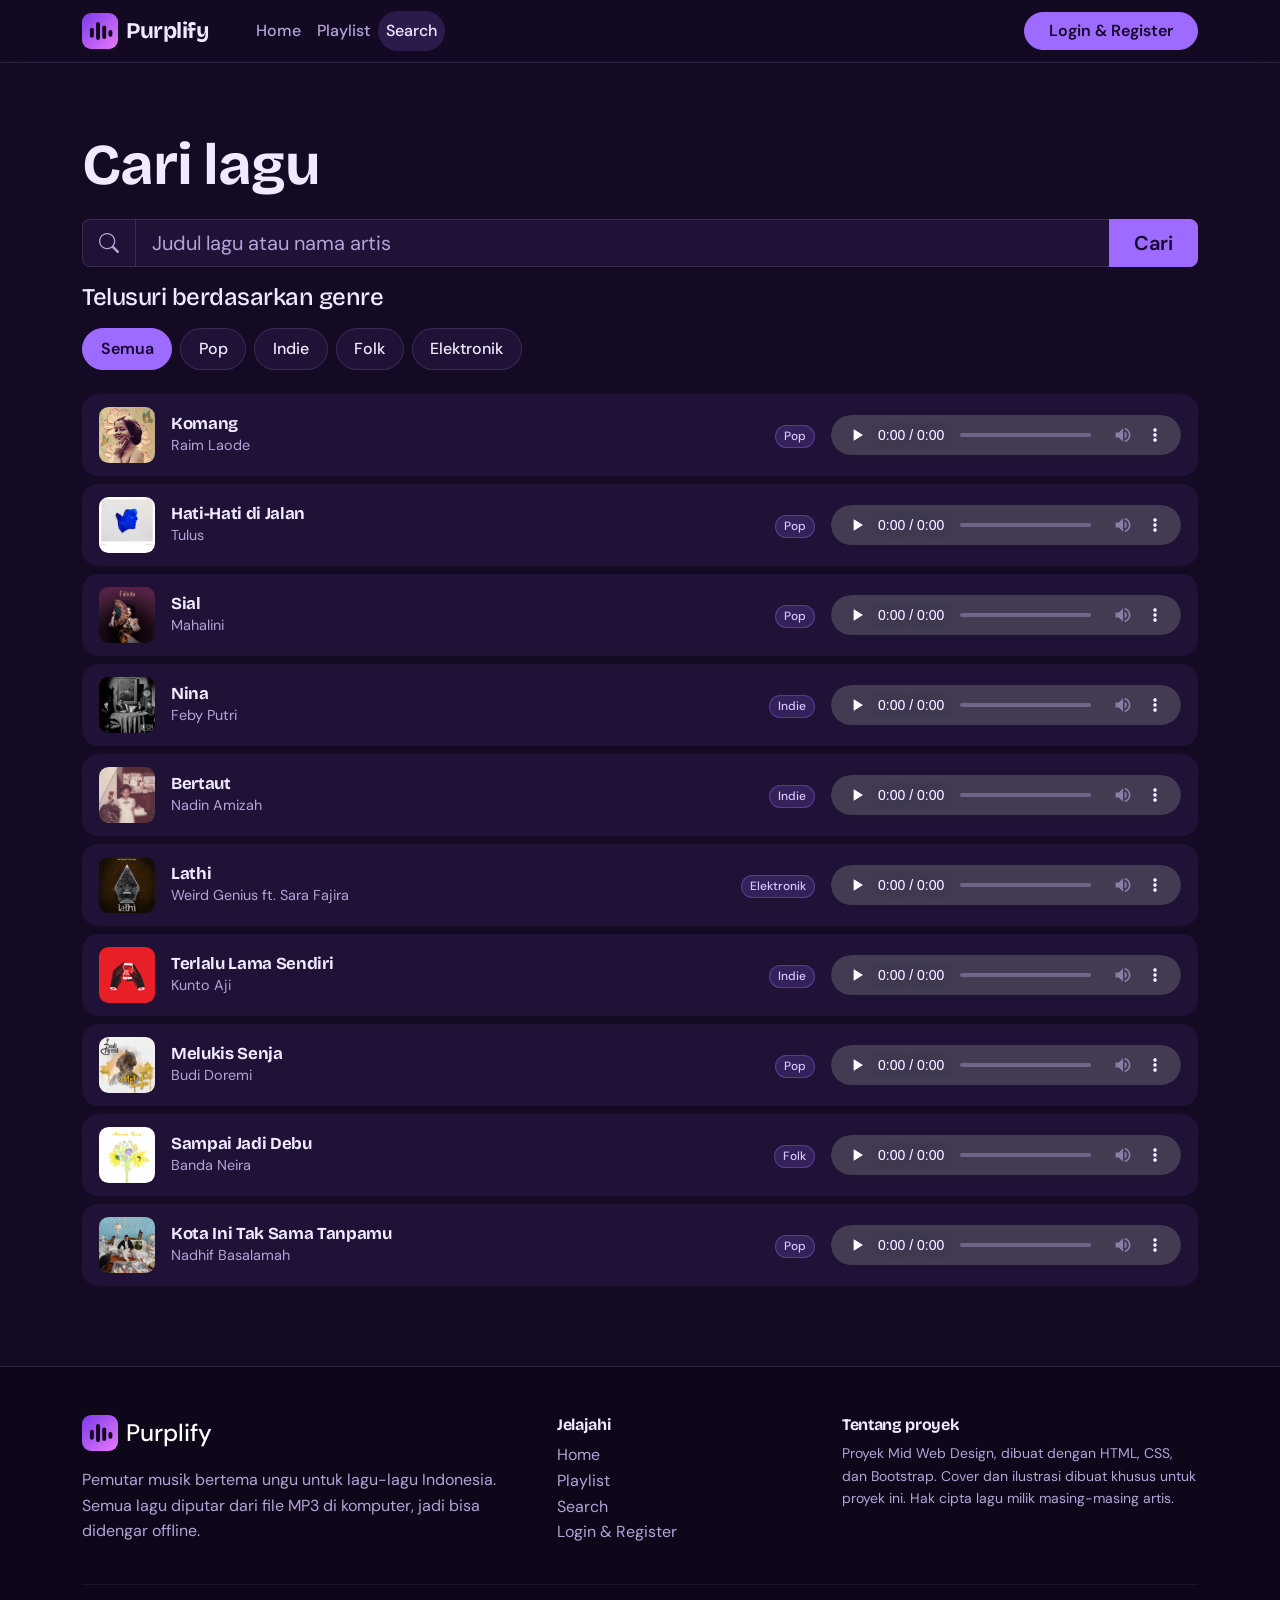
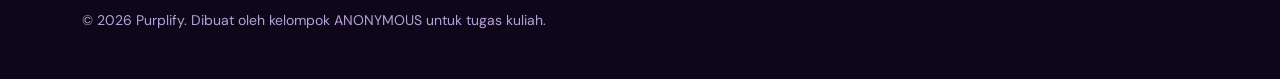
<file: search.html>
<!DOCTYPE html>
<html lang="id" data-bs-theme="dark">
<head>
  <meta charset="UTF-8">
  <meta name="viewport" content="width=device-width, initial-scale=1">
  <title>Search | Purplify</title>
  <meta name="description" content="Cari dan saring lagu Indonesia berdasarkan genre di Purplify.">
  <link rel="icon" href="images/logo.svg" type="image/svg+xml">
  <link rel="stylesheet" href="css/bootstrap.min.css">
  <link rel="stylesheet" href="css/bootstrap-icons.min.css">
  <link rel="stylesheet" href="css/style.css">
</head>
<body>
  <header class="sticky-top">
    <nav class="navbar navbar-expand-lg navbar-purplify" aria-label="Navigasi utama">
      <div class="container">
        <a class="navbar-brand d-flex align-items-center gap-2" href="index.html">
          <img src="images/logo.svg" width="36" height="36" alt="">
          <span>Purplify</span>
        </a>
        <button class="navbar-toggler" type="button" data-bs-toggle="collapse" data-bs-target="#menuUtama"
                aria-controls="menuUtama" aria-expanded="false" aria-label="Buka menu">
          <span class="navbar-toggler-icon"></span>
        </button>
        <div class="collapse navbar-collapse" id="menuUtama">
          <ul class="navbar-nav me-auto mb-3 mb-lg-0 ms-lg-4">
          <li class="nav-item"><a class="nav-link" href="index.html">Home</a></li>
          <li class="nav-item"><a class="nav-link" href="playlist.html">Playlist</a></li>
          <li class="nav-item"><a class="nav-link active" aria-current="page" href="search.html">Search</a></li>
          </ul>
          <a class="btn btn-purple rounded-pill px-4" href="login.html">Login &amp; Register</a>
        </div>
      </div>
    </nav>
  </header>

  <main>

    <section class="section-space pb-3" aria-labelledby="judul-search">
      <div class="container">
        <h1 id="judul-search" class="page-title mb-4">Cari lagu</h1>

        <form class="search-box" action="#" method="get" role="search">
          <label for="kataKunci" class="visually-hidden">Cari judul lagu atau artis</label>
          <div class="input-group input-group-lg">
            <span class="input-group-text"><i class="bi bi-search" aria-hidden="true"></i></span>
            <input type="search" class="form-control" id="kataKunci" name="q" list="saranLagu" placeholder="Judul lagu atau nama artis">
            <datalist id="saranLagu">
            <option value="Komang">
            <option value="Hati-Hati di Jalan">
            <option value="Sial">
            <option value="Nina">
            <option value="Bertaut">
            <option value="Lathi">
            <option value="Terlalu Lama Sendiri">
            <option value="Melukis Senja">
            <option value="Sampai Jadi Debu">
            <option value="Kota Ini Tak Sama Tanpamu">
            </datalist>
            <button class="btn btn-purple px-4" type="submit">Cari</button>
          </div>
        </form>
      </div>
    </section>

    <section class="pb-5" aria-labelledby="judul-hasil">
      <div class="container">
        <h2 id="judul-hasil" class="h4 mb-3">Telusuri berdasarkan genre</h2>

        <!-- Filter genre memakai radio + CSS :has(), tanpa JavaScript -->
        <div class="filter-scope">
        <input class="filter-radio" type="radio" name="genre" id="g-semua" checked>
        <input class="filter-radio" type="radio" name="genre" id="g-pop">
        <input class="filter-radio" type="radio" name="genre" id="g-indie">
        <input class="filter-radio" type="radio" name="genre" id="g-folk">
        <input class="filter-radio" type="radio" name="genre" id="g-elektronik">
          <div class="filter-chips d-flex flex-wrap gap-2 mb-4" role="group" aria-label="Filter genre">
          <label class="filter-chip" for="g-semua">Semua</label>
          <label class="filter-chip" for="g-pop">Pop</label>
          <label class="filter-chip" for="g-indie">Indie</label>
          <label class="filter-chip" for="g-folk">Folk</label>
          <label class="filter-chip" for="g-elektronik">Elektronik</label>
          </div>
          <div class="results">
        <article class="track mb-2" data-genre="pop">
          <div class="row align-items-center g-3">
            <div class="col-auto"><img class="track-cover" src="images/covers/01-komang.jpg" alt="Cover lagu Komang" width="56" height="56" loading="lazy"></div>
            <div class="col">
              <h3 class="track-title">Komang</h3>
              <p class="track-artist">Raim Laode</p>
            </div>
            <div class="col-auto d-none d-md-block"><span class="badge rounded-pill badge-genre">Pop</span></div>
            <div class="col-12 col-md-5 col-lg-4">
              <audio controls preload="none" src="audio/01-komang.mp3" aria-label="Putar Komang - Raim Laode">Browser kamu tidak mendukung audio.</audio>
            </div>
          </div>
        </article>
        <article class="track mb-2" data-genre="pop">
          <div class="row align-items-center g-3">
            <div class="col-auto"><img class="track-cover" src="images/covers/02-hati-hati-di-jalan.jpg" alt="Cover lagu Hati-Hati di Jalan" width="56" height="56" loading="lazy"></div>
            <div class="col">
              <h3 class="track-title">Hati-Hati di Jalan</h3>
              <p class="track-artist">Tulus</p>
            </div>
            <div class="col-auto d-none d-md-block"><span class="badge rounded-pill badge-genre">Pop</span></div>
            <div class="col-12 col-md-5 col-lg-4">
              <audio controls preload="none" src="audio/02-hati-hati-di-jalan.mp3" aria-label="Putar Hati-Hati di Jalan - Tulus">Browser kamu tidak mendukung audio.</audio>
            </div>
          </div>
        </article>
        <article class="track mb-2" data-genre="pop">
          <div class="row align-items-center g-3">
            <div class="col-auto"><img class="track-cover" src="images/covers/03-sial.jpg" alt="Cover lagu Sial" width="56" height="56" loading="lazy"></div>
            <div class="col">
              <h3 class="track-title">Sial</h3>
              <p class="track-artist">Mahalini</p>
            </div>
            <div class="col-auto d-none d-md-block"><span class="badge rounded-pill badge-genre">Pop</span></div>
            <div class="col-12 col-md-5 col-lg-4">
              <audio controls preload="none" src="audio/03-sial.mp3" aria-label="Putar Sial - Mahalini">Browser kamu tidak mendukung audio.</audio>
            </div>
          </div>
        </article>
        <article class="track mb-2" data-genre="indie">
          <div class="row align-items-center g-3">
            <div class="col-auto"><img class="track-cover" src="images/covers/04-nina.jpg" alt="Cover lagu Nina" width="56" height="56" loading="lazy"></div>
            <div class="col">
              <h3 class="track-title">Nina</h3>
              <p class="track-artist">Feby Putri</p>
            </div>
            <div class="col-auto d-none d-md-block"><span class="badge rounded-pill badge-genre">Indie</span></div>
            <div class="col-12 col-md-5 col-lg-4">
              <audio controls preload="none" src="audio/04-nina.mp3" aria-label="Putar Nina - Feby Putri">Browser kamu tidak mendukung audio.</audio>
            </div>
          </div>
        </article>
        <article class="track mb-2" data-genre="indie">
          <div class="row align-items-center g-3">
            <div class="col-auto"><img class="track-cover" src="images/covers/05-bertaut.jpg" alt="Cover lagu Bertaut" width="56" height="56" loading="lazy"></div>
            <div class="col">
              <h3 class="track-title">Bertaut</h3>
              <p class="track-artist">Nadin Amizah</p>
            </div>
            <div class="col-auto d-none d-md-block"><span class="badge rounded-pill badge-genre">Indie</span></div>
            <div class="col-12 col-md-5 col-lg-4">
              <audio controls preload="none" src="audio/05-bertaut.mp3" aria-label="Putar Bertaut - Nadin Amizah">Browser kamu tidak mendukung audio.</audio>
            </div>
          </div>
        </article>
        <article class="track mb-2" data-genre="elektronik">
          <div class="row align-items-center g-3">
            <div class="col-auto"><img class="track-cover" src="images/covers/06-lathi.jpg" alt="Cover lagu Lathi" width="56" height="56" loading="lazy"></div>
            <div class="col">
              <h3 class="track-title">Lathi</h3>
              <p class="track-artist">Weird Genius ft. Sara Fajira</p>
            </div>
            <div class="col-auto d-none d-md-block"><span class="badge rounded-pill badge-genre">Elektronik</span></div>
            <div class="col-12 col-md-5 col-lg-4">
              <audio controls preload="none" src="audio/06-lathi.mp3" aria-label="Putar Lathi - Weird Genius ft. Sara Fajira">Browser kamu tidak mendukung audio.</audio>
            </div>
          </div>
        </article>
        <article class="track mb-2" data-genre="indie">
          <div class="row align-items-center g-3">
            <div class="col-auto"><img class="track-cover" src="images/covers/07-terlalu-lama-sendiri.jpg" alt="Cover lagu Terlalu Lama Sendiri" width="56" height="56" loading="lazy"></div>
            <div class="col">
              <h3 class="track-title">Terlalu Lama Sendiri</h3>
              <p class="track-artist">Kunto Aji</p>
            </div>
            <div class="col-auto d-none d-md-block"><span class="badge rounded-pill badge-genre">Indie</span></div>
            <div class="col-12 col-md-5 col-lg-4">
              <audio controls preload="none" src="audio/07-terlalu-lama-sendiri.mp3" aria-label="Putar Terlalu Lama Sendiri - Kunto Aji">Browser kamu tidak mendukung audio.</audio>
            </div>
          </div>
        </article>
        <article class="track mb-2" data-genre="pop">
          <div class="row align-items-center g-3">
            <div class="col-auto"><img class="track-cover" src="images/covers/08-melukis-senja.jpg" alt="Cover lagu Melukis Senja" width="56" height="56" loading="lazy"></div>
            <div class="col">
              <h3 class="track-title">Melukis Senja</h3>
              <p class="track-artist">Budi Doremi</p>
            </div>
            <div class="col-auto d-none d-md-block"><span class="badge rounded-pill badge-genre">Pop</span></div>
            <div class="col-12 col-md-5 col-lg-4">
              <audio controls preload="none" src="audio/08-melukis-senja.mp3" aria-label="Putar Melukis Senja - Budi Doremi">Browser kamu tidak mendukung audio.</audio>
            </div>
          </div>
        </article>
        <article class="track mb-2" data-genre="folk">
          <div class="row align-items-center g-3">
            <div class="col-auto"><img class="track-cover" src="images/covers/09-sampai-jadi-debu.jpg" alt="Cover lagu Sampai Jadi Debu" width="56" height="56" loading="lazy"></div>
            <div class="col">
              <h3 class="track-title">Sampai Jadi Debu</h3>
              <p class="track-artist">Banda Neira</p>
            </div>
            <div class="col-auto d-none d-md-block"><span class="badge rounded-pill badge-genre">Folk</span></div>
            <div class="col-12 col-md-5 col-lg-4">
              <audio controls preload="none" src="audio/09-sampai-jadi-debu.mp3" aria-label="Putar Sampai Jadi Debu - Banda Neira">Browser kamu tidak mendukung audio.</audio>
            </div>
          </div>
        </article>
        <article class="track mb-2" data-genre="pop">
          <div class="row align-items-center g-3">
            <div class="col-auto"><img class="track-cover" src="images/covers/10-kota-ini-tak-sama-tanpamu.jpg" alt="Cover lagu Kota Ini Tak Sama Tanpamu" width="56" height="56" loading="lazy"></div>
            <div class="col">
              <h3 class="track-title">Kota Ini Tak Sama Tanpamu</h3>
              <p class="track-artist">Nadhif Basalamah</p>
            </div>
            <div class="col-auto d-none d-md-block"><span class="badge rounded-pill badge-genre">Pop</span></div>
            <div class="col-12 col-md-5 col-lg-4">
              <audio controls preload="none" src="audio/10-kota-ini-tak-sama-tanpamu.mp3" aria-label="Putar Kota Ini Tak Sama Tanpamu - Nadhif Basalamah">Browser kamu tidak mendukung audio.</audio>
            </div>
          </div>
        </article>
          </div>
        </div>
      </div>
    </section>
  </main>

  <footer class="site-footer py-5 mt-4">
    <div class="container">
      <div class="row g-4">
        <div class="col-lg-5">
          <a class="d-flex align-items-center gap-2 mb-3 text-decoration-none" href="index.html">
            <img src="images/logo.svg" width="36" height="36" alt="">
            <span class="h4 mb-0 text-white">Purplify</span>
          </a>
          <p>Pemutar musik bertema ungu untuk lagu-lagu Indonesia. Semua lagu diputar dari file MP3 di komputer, jadi bisa didengar offline.</p>
        </div>
        <div class="col-6 col-lg-3">
          <h2>Jelajahi</h2>
          <ul class="list-unstyled mb-0">
            <li><a href="index.html">Home</a></li>
            <li><a href="playlist.html">Playlist</a></li>
            <li><a href="search.html">Search</a></li>
            <li><a href="login.html">Login &amp; Register</a></li>
          </ul>
        </div>
        <div class="col-6 col-lg-4">
          <h2>Tentang proyek</h2>
          <p class="small">Proyek Mid Web Design, dibuat dengan HTML, CSS, dan Bootstrap. Cover dan ilustrasi dibuat khusus untuk proyek ini. Hak cipta lagu milik masing-masing artis.</p>
        </div>
      </div>
      <hr class="border-secondary-subtle my-4">
      <p class="small mb-0">&copy; 2026 Purplify. Dibuat oleh kelompok ANONYMOUS untuk tugas kuliah.</p>
    </div>
  </footer>

  <script src="js/bootstrap.bundle.min.js"></script>
</body>
</html>
</file>
<file: css/style.css>
/* =========================================================
   PURPLIFY - Custom CSS
   Dimuat setelah Bootstrap agar bisa menimpa variabelnya.
   ========================================================= */

/* ---------- 1. Font (file lokal, jalan tanpa internet) ---------- */
@font-face {
  font-family: "Bricolage Grotesque";
  src: url("fonts/bricolage-grotesque-latin-wght-normal.woff2") format("woff2");
  font-weight: 200 800;
  font-display: swap;
}
@font-face {
  font-family: "DM Sans";
  src: url("fonts/dm-sans-latin-wght-normal.woff2") format("woff2");
  font-weight: 100 1000;
  font-display: swap;
}

/* ---------- 2. Design tokens ---------- */
:root {
  --pl-bg: #140a24;          /* aubergine gelap */
  --pl-bg-deep: #0e0619;
  --pl-surface: #1f1236;
  --pl-surface-2: #2c1a4d;
  --pl-line: rgba(196, 167, 255, 0.16);
  --pl-primary: #9d6bff;     /* violet */
  --pl-primary-strong: #7c3aed;
  --pl-orchid: #e879f9;      /* aksen */
  --pl-text: #f1eaff;
  --pl-muted: #b4a3d8;
  --pl-radius-cover: 0.75rem;
  --pl-radius-card: 1.25rem;
  --pl-font-display: "Bricolage Grotesque", system-ui, sans-serif;
  --pl-font-body: "DM Sans", system-ui, -apple-system, "Segoe UI", sans-serif;
}

/* Menimpa variabel Bootstrap (dark theme) */
html[data-bs-theme="dark"] {
  --bs-body-bg: var(--pl-bg);
  --bs-body-color: var(--pl-text);
  --bs-body-font-family: var(--pl-font-body);
  --bs-secondary-color: var(--pl-muted);
  --bs-secondary-color-rgb: 180, 163, 216;
  --bs-secondary-rgb: 180, 163, 216;
  --bs-border-color: var(--pl-line);
  --bs-primary: var(--pl-primary);
  --bs-primary-rgb: 157, 107, 255;
  --bs-link-color: #c9adff;
  --bs-link-hover-color: #ffffff;
  --bs-link-color-rgb: 201, 173, 255;
  --bs-link-hover-color-rgb: 255, 255, 255;
}

/* ---------- 3. Base ---------- */
body {
  background: var(--pl-bg);
  font-size: 1rem;
  line-height: 1.6;
}
h1, h2, h3, h4, h5, .navbar-brand {
  font-family: var(--pl-font-display);
  font-weight: 700;
  letter-spacing: -0.02em;
}
p { max-width: 65ch; }
a { text-underline-offset: 3px; }

:focus-visible {
  outline: 2px solid var(--pl-orchid);
  outline-offset: 3px;
}

.section-space { padding-block: 4.5rem; }
.section-title { font-size: clamp(1.6rem, 3vw, 2.25rem); margin-bottom: 0.4rem; }
.section-lead { color: var(--pl-muted); margin-bottom: 2rem; }

/* ---------- 4. Tombol ---------- */
.btn-purple {
  --bs-btn-color: #17062d;
  --bs-btn-bg: var(--pl-primary);
  --bs-btn-border-color: var(--pl-primary);
  --bs-btn-hover-color: #17062d;
  --bs-btn-hover-bg: #b391ff;
  --bs-btn-hover-border-color: #b391ff;
  --bs-btn-active-color: #17062d;
  --bs-btn-active-bg: #c4a9ff;
  --bs-btn-active-border-color: #c4a9ff;
  font-weight: 600;
}
.btn-ghost {
  --bs-btn-color: var(--pl-text);
  --bs-btn-border-color: rgba(241, 234, 255, 0.4);
  --bs-btn-hover-color: #17062d;
  --bs-btn-hover-bg: var(--pl-text);
  --bs-btn-hover-border-color: var(--pl-text);
  --bs-btn-active-color: #17062d;
  --bs-btn-active-bg: #ffffff;
  font-weight: 600;
}

/* ---------- 5. Navbar ---------- */
.navbar-purplify {
  background: rgba(20, 10, 36, 0.88);
  backdrop-filter: blur(14px);
  border-bottom: 1px solid var(--pl-line);
}
.navbar-purplify .navbar-brand { font-size: 1.4rem; color: var(--pl-text); }
.navbar-purplify .nav-link {
  color: var(--pl-muted);
  font-weight: 500;
  border-radius: 999px;
  padding: 0.45rem 1rem;
}
.navbar-purplify .nav-link:hover { color: var(--pl-text); }
.navbar-purplify .nav-link.active {
  color: var(--pl-text);
  background: var(--pl-surface-2);
}

/* ---------- 6. Hero + carousel ---------- */
.hero {
  background:
    radial-gradient(900px 500px at 85% 20%, rgba(157, 107, 255, 0.35), transparent 60%),
    radial-gradient(700px 400px at 5% 90%, rgba(232, 121, 249, 0.18), transparent 60%),
    var(--pl-bg-deep);
  border-bottom: 1px solid var(--pl-line);
}
.hero .carousel-item { min-height: 540px; }
.hero-slide { min-height: 540px; padding-block: 3.5rem 5rem; }
.hero-title {
  font-size: clamp(2.2rem, 5.2vw, 4rem);
  line-height: 1.05;
  margin-bottom: 1rem;
}
.hero-text { color: var(--pl-muted); font-size: 1.15rem; margin-bottom: 1.75rem; }
.hero .carousel-indicators { margin-bottom: 1.25rem; }
.hero .carousel-indicators [data-bs-target] {
  width: 28px; height: 4px; border: 0; border-radius: 4px;
  background: var(--pl-primary);
}

/* Piringan hitam (satu-satunya elemen bergerak di hero) */
.vinyl {
  position: relative;
  width: min(380px, 72vw);
  aspect-ratio: 1;
  margin-inline: auto;
  border-radius: 50%;
  background: repeating-radial-gradient(circle at center, #170b29 0 2px, #26144a 2px 4px);
  box-shadow: 0 30px 80px rgba(124, 58, 237, 0.45), inset 0 0 0 6px #0e0619;
  animation: spin 16s linear infinite;
}
.vinyl::before {
  content: "";
  position: absolute; inset: 0; border-radius: 50%;
  background: conic-gradient(from 20deg, transparent 0 20%, rgba(255,255,255,.16) 27%, transparent 34% 70%, rgba(255,255,255,.12) 77%, transparent 84%);
}
.vinyl img {
  position: absolute; inset: 31%;
  width: 38%; height: 38%;
  border-radius: 50%;
  object-fit: cover;
  border: 4px solid #0e0619;
}
.vinyl::after {
  content: "";
  position: absolute; inset: 48.5%;
  border-radius: 50%;
  background: var(--pl-bg-deep);
}
@keyframes spin { to { transform: rotate(360deg); } }

/* Tiga cover miring (slide 2) */
.cover-fan { position: relative; height: 340px; max-width: 460px; margin-inline: auto; }
.cover-fan img {
  position: absolute; top: 0;
  width: 240px; height: 240px;
  border-radius: var(--pl-radius-cover);
  box-shadow: 0 20px 50px rgba(0, 0, 0, 0.5);
}
.cover-fan img:nth-child(1) { left: 0;    top: 60px; transform: rotate(-9deg); }
.cover-fan img:nth-child(2) { left: 110px; top: 20px; transform: rotate(2deg); z-index: 1; }
.cover-fan img:nth-child(3) { right: 0;   top: 70px; transform: rotate(10deg); }

/* Kolase 2x2 (slide 3) */
.cover-grid {
  display: grid; grid-template-columns: 1fr 1fr; gap: 0.75rem;
  max-width: 360px; margin-inline: auto;
}
.cover-grid img { width: 100%; aspect-ratio: 1; border-radius: var(--pl-radius-cover); }
.cover-grid img:nth-child(2) { transform: translateY(1.25rem); }
.cover-grid img:nth-child(4) { transform: translateY(1.25rem); }

/* ---------- 7. Kartu lagu (Home) ---------- */
.song-card {
  background: var(--pl-surface);
  border: 1px solid var(--pl-line);
  border-radius: var(--pl-radius-card);
  overflow: hidden;
}
.song-card:hover { border-color: rgba(157, 107, 255, 0.6); }
.song-card .card-img-top { height: auto; aspect-ratio: 1; object-fit: cover; }
.song-card .card-title { font-family: var(--pl-font-display); font-weight: 600; }
.song-card .card-text { color: var(--pl-muted); font-size: 0.9rem; }
.rank-badge {
  position: absolute; top: 0.6rem; left: 0.6rem;
  min-width: 2.1rem; padding: 0.15rem 0.55rem;
  border-radius: 999px;
  background: rgba(14, 6, 25, 0.82);
  color: var(--pl-text);
  font-family: var(--pl-font-display);
  font-weight: 700; font-size: 0.85rem; text-align: center;
}

/* ---------- 8. Audio native (dipakai di semua halaman) ---------- */
audio {
  display: block;
  width: 100%;
  height: 40px;
  color-scheme: dark;
  border-radius: 999px;
  filter: sepia(0.6) hue-rotate(215deg) saturate(1.7);
}

/* ---------- 9. Baris lagu (Playlist & Search) ---------- */
.track {
  background: var(--pl-surface);
  border: 1px solid transparent;
  border-radius: 1rem;
  padding: 0.75rem 1rem;
}
.track:hover { background: var(--pl-surface-2); }
.track-rank {
  display: inline-block; width: 2.4rem; text-align: center;
  font-family: var(--pl-font-display);
  font-size: 1.35rem; font-weight: 700;
  color: var(--pl-muted);
}
.track-cover { width: 56px; height: 56px; border-radius: 0.6rem; object-fit: cover; }
.track-title { font-size: 1.05rem; margin: 0; }
.track-artist { color: var(--pl-muted); margin: 0; font-size: 0.9rem; }
.badge-genre {
  background: rgba(157, 107, 255, 0.18);
  color: #d8c6ff;
  font-weight: 500;
  border: 1px solid rgba(157, 107, 255, 0.35);
}

/* ---------- 10. Header playlist ---------- */
.playlist-head {
  background: linear-gradient(180deg, rgba(124, 58, 237, 0.45), rgba(20, 10, 36, 0) 100%);
  padding-block: 4rem 2.5rem;
}
.playlist-cover {
  width: 100%; max-width: 260px; aspect-ratio: 1;
  border-radius: var(--pl-radius-cover);
  box-shadow: 0 25px 60px rgba(0, 0, 0, 0.5);
}
.page-title { font-size: clamp(2.2rem, 5vw, 3.6rem); line-height: 1.05; }

/* ---------- 11. Tile suasana ---------- */
.mood-tile {
  display: block;
  height: 100%;
  padding: 1.5rem 1.25rem;
  border-radius: var(--pl-radius-card);
  color: var(--pl-text);
  text-decoration: none;
  border: 1px solid var(--pl-line);
}
.mood-tile:hover { color: #fff; border-color: rgba(255, 255, 255, 0.5); }
.mood-tile i { font-size: 1.9rem; display: block; margin-bottom: 2.25rem; }
.mood-tile h3 { font-size: 1.15rem; margin: 0; }
.mood-tile p { font-size: 0.85rem; margin: 0.15rem 0 0; opacity: 0.85; }
.mood-1 { background: linear-gradient(150deg, #3b0764, #6d28d9); }
.mood-2 { background: linear-gradient(150deg, #581c87, #c026d3); }
.mood-3 { background: linear-gradient(150deg, #4c1d95, #e879f9 140%); }
.mood-4 { background: linear-gradient(150deg, #1e1b4b, #6366f1); }
.mood-5 { background: linear-gradient(150deg, #4a044e, #9333ea); }
.mood-6 { background: linear-gradient(150deg, #312e81, #a78bfa 140%); }

/* ---------- 12. Fitur ---------- */
.feature-card {
  background: var(--pl-surface);
  border: 1px solid var(--pl-line);
  border-radius: var(--pl-radius-card);
  padding: 1.75rem;
  height: 100%;
}
.feature-icon {
  display: inline-grid; place-items: center;
  width: 3rem; height: 3rem;
  border-radius: 0.9rem;
  background: rgba(157, 107, 255, 0.2);
  color: var(--pl-orchid);
  font-size: 1.4rem;
  margin-bottom: 1rem;
}

/* ---------- 13. Galeri ---------- */
.gallery-btn {
  display: block; width: 100%; padding: 0; border: 0;
  background: none; border-radius: var(--pl-radius-cover); overflow: hidden;
}
.gallery-btn img { width: 100%; height: auto; aspect-ratio: 1; object-fit: cover; }
.gallery-btn:hover img { filter: brightness(1.15); }
.gallery-caption { color: var(--pl-muted); font-size: 0.85rem; margin: 0.4rem 0 0; }
.modal-content { background: var(--pl-surface); border: 1px solid var(--pl-line); }

/* ---------- 14. Tab playlist ---------- */
.nav-pills .nav-link { color: var(--pl-muted); border-radius: 999px; padding-inline: 1.25rem; }
.nav-pills .nav-link:hover { color: var(--pl-text); }
.nav-pills .nav-link.active { background: var(--pl-primary); color: #17062d; font-weight: 600; }

/* ---------- 15. Search: filter genre tanpa JavaScript ---------- */
.filter-radio { position: absolute; opacity: 0; pointer-events: none; }
.filter-chip {
  display: inline-block;
  padding: 0.45rem 1.1rem;
  border-radius: 999px;
  border: 1px solid var(--pl-line);
  background: var(--pl-surface);
  color: var(--pl-text);
  cursor: pointer;
  font-weight: 500;
}
.filter-chip:hover { background: var(--pl-surface-2); }

#g-semua:checked ~ .filter-chips label[for="g-semua"],
#g-pop:checked ~ .filter-chips label[for="g-pop"],
#g-indie:checked ~ .filter-chips label[for="g-indie"],
#g-folk:checked ~ .filter-chips label[for="g-folk"],
#g-elektronik:checked ~ .filter-chips label[for="g-elektronik"] {
  background: var(--pl-primary);
  border-color: var(--pl-primary);
  color: #17062d;
  font-weight: 600;
}
.filter-radio:focus-visible ~ .filter-chips label {
  outline-offset: 2px;
}
#g-semua:focus-visible ~ .filter-chips label[for="g-semua"],
#g-pop:focus-visible ~ .filter-chips label[for="g-pop"],
#g-indie:focus-visible ~ .filter-chips label[for="g-indie"],
#g-folk:focus-visible ~ .filter-chips label[for="g-folk"],
#g-elektronik:focus-visible ~ .filter-chips label[for="g-elektronik"] {
  outline: 2px solid var(--pl-orchid);
}

.filter-scope:has(#g-pop:checked) .track:not([data-genre="pop"]),
.filter-scope:has(#g-indie:checked) .track:not([data-genre="indie"]),
.filter-scope:has(#g-folk:checked) .track:not([data-genre="folk"]),
.filter-scope:has(#g-elektronik:checked) .track:not([data-genre="elektronik"]) {
  display: none;
}

.search-box .form-control {
  background: var(--pl-surface);
  border-color: var(--pl-line);
  color: var(--pl-text);
}
.search-box .form-control::placeholder { color: var(--pl-muted); }
.search-box .input-group-text {
  background: var(--pl-surface);
  border-color: var(--pl-line);
  color: var(--pl-muted);
}

/* ---------- 16. Form (Login, Register, Newsletter) ---------- */
.auth-card {
  background: var(--pl-surface);
  border: 1px solid var(--pl-line);
  border-radius: var(--pl-radius-card);
}
.auth-art { border-radius: var(--pl-radius-card); width: 100%; height: 100%; object-fit: cover; min-height: 320px; }
.form-control, .form-select {
  background-color: var(--pl-bg);
  border-color: var(--pl-line);
  color: var(--pl-text);
}
.form-control:focus, .form-select:focus {
  background-color: var(--pl-bg);
  border-color: var(--pl-primary);
  color: var(--pl-text);
  box-shadow: 0 0 0 0.2rem rgba(157, 107, 255, 0.3);
}
.form-floating > label { color: var(--pl-muted); }
.form-check-input:checked { background-color: var(--pl-primary); border-color: var(--pl-primary); }

.newsletter {
  background: linear-gradient(120deg, var(--pl-primary-strong), #b34fd8);
  border-radius: var(--pl-radius-card);
  padding: 2.5rem;
}
.newsletter .form-control { background: rgba(14, 6, 25, 0.55); border-color: transparent; }

/* ---------- 17. Footer ---------- */
.site-footer {
  background: var(--pl-bg-deep);
  border-top: 1px solid var(--pl-line);
  color: var(--pl-muted);
}
.site-footer h2 { font-size: 1rem; color: var(--pl-text); }
.site-footer a { color: var(--pl-muted); text-decoration: none; }
.site-footer a:hover { color: var(--pl-text); text-decoration: underline; }

/* ---------- 18. Aksesibilitas gerak ---------- */
@media (prefers-reduced-motion: reduce) {
  .vinyl { animation: none; }
}

/* ---------- 19. Responsive tambahan ---------- */
@media (max-width: 991.98px) {
  .hero-slide { text-align: center; padding-block: 2.5rem 4.5rem; }
  .hero-slide p { margin-inline: auto; }
  .section-space { padding-block: 3rem; }
  .cover-fan { transform: scale(0.8); margin-top: -1rem; }
}
@media (max-width: 575.98px) {
  .newsletter { padding: 1.75rem; }
  .track-rank { width: 1.5rem; font-size: 1.1rem; }
}
</file>
